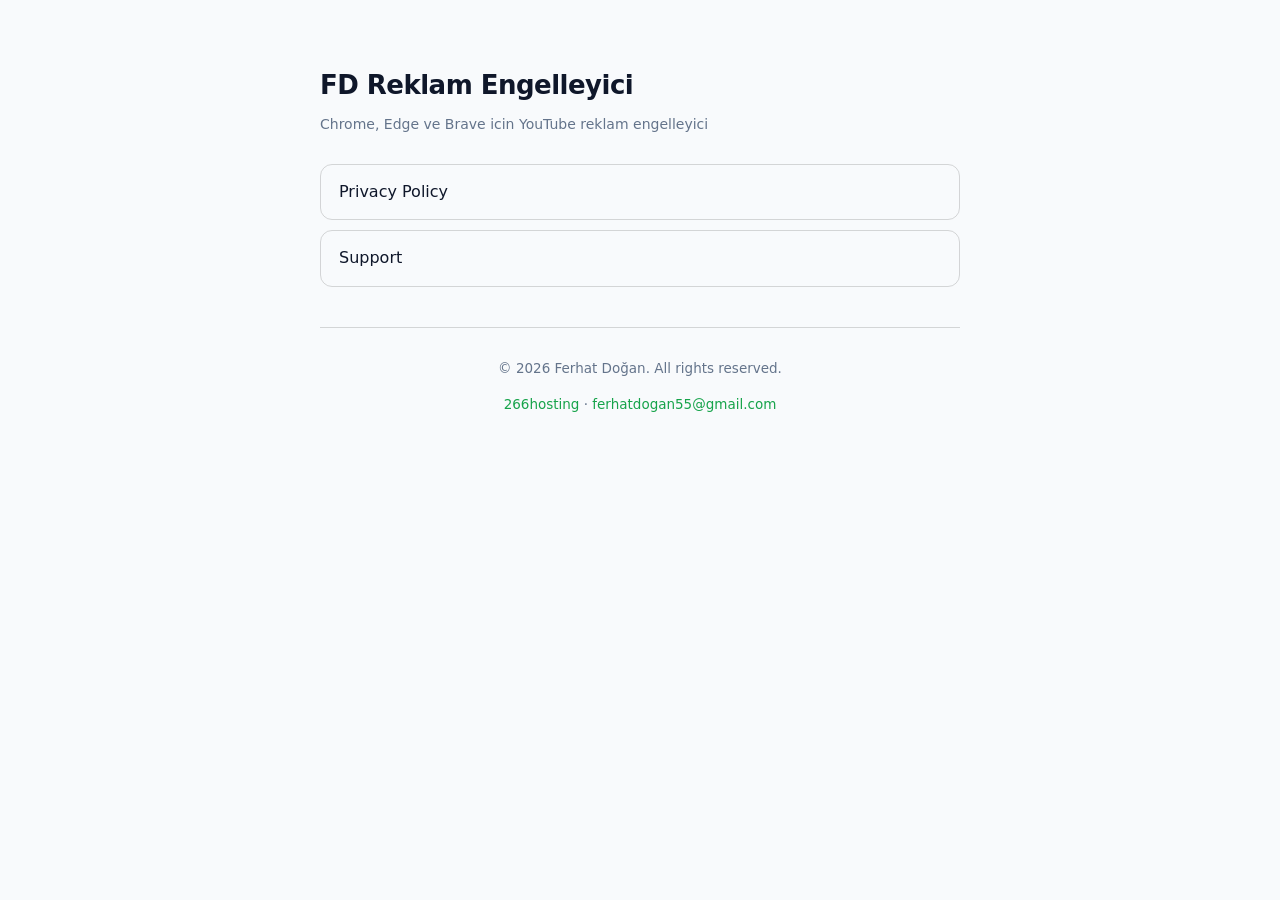
<file: docs/index.html>
<!DOCTYPE html>
<html lang="en">
<head>
<meta charset="utf-8">
<meta name="viewport" content="width=device-width, initial-scale=1">
<title>FD Reklam Engelleyici</title>
<meta name="description" content="Privacy policy and support for FD Reklam Engelleyici.">
<style>
  body {
    margin:0; padding:64px 20px;
    font:16px/1.65 system-ui,-apple-system,"Segoe UI",Roboto,sans-serif;
    background:#f8fafc; color:#0f172a;
  }
  @media (prefers-color-scheme: dark) {
    body { background:#0b1220; color:#e2e8f0; }
  }
  .wrap { max-width:640px; margin:0 auto; }
  h1 { margin:0 0 6px; font-size:26px; letter-spacing:-.02em; }
  .meta { margin:0 0 28px; color:#64748b; font-size:14px; }
  ul { list-style:none; padding:0; margin:0; }
  li { margin-bottom:10px; }
  a {
    display:block; padding:14px 18px; text-decoration:none;
    border:1px solid rgba(127,127,127,.3); border-radius:12px;
    color:inherit;
  }
  a:hover { border-color:#16a34a; }
  a b { display:block; margin-bottom:2px; }
  a span { color:#64748b; font-size:14px; }
  footer {
    margin-top:40px; padding-top:16px;
    border-top:1px solid rgba(127,127,127,.3);
    color:#64748b; font-size:13.5px; text-align:center;
  }
  footer a { display:inline; padding:0; border:0; color:#16a34a; }
</style>
</head>
<body>
<div class="wrap">

<h1>FD Reklam Engelleyici</h1>
<p class="meta">Chrome, Edge ve Brave icin YouTube reklam engelleyici</p>

<ul>
      <li><a href="privacy.html">Privacy Policy</a></li>
      <li><a href="support.html">Support</a></li>
</ul>

<footer>
  <p>&copy; 2026 Ferhat Do&#287;an. All rights reserved.</p>
  <p>
    <a href="https://266hosting.com">266hosting</a> &middot;
    <a href="mailto:ferhatdogan55@gmail.com">ferhatdogan55@gmail.com</a>
  </p>
</footer>

</div>
</body>
</html>
</file>
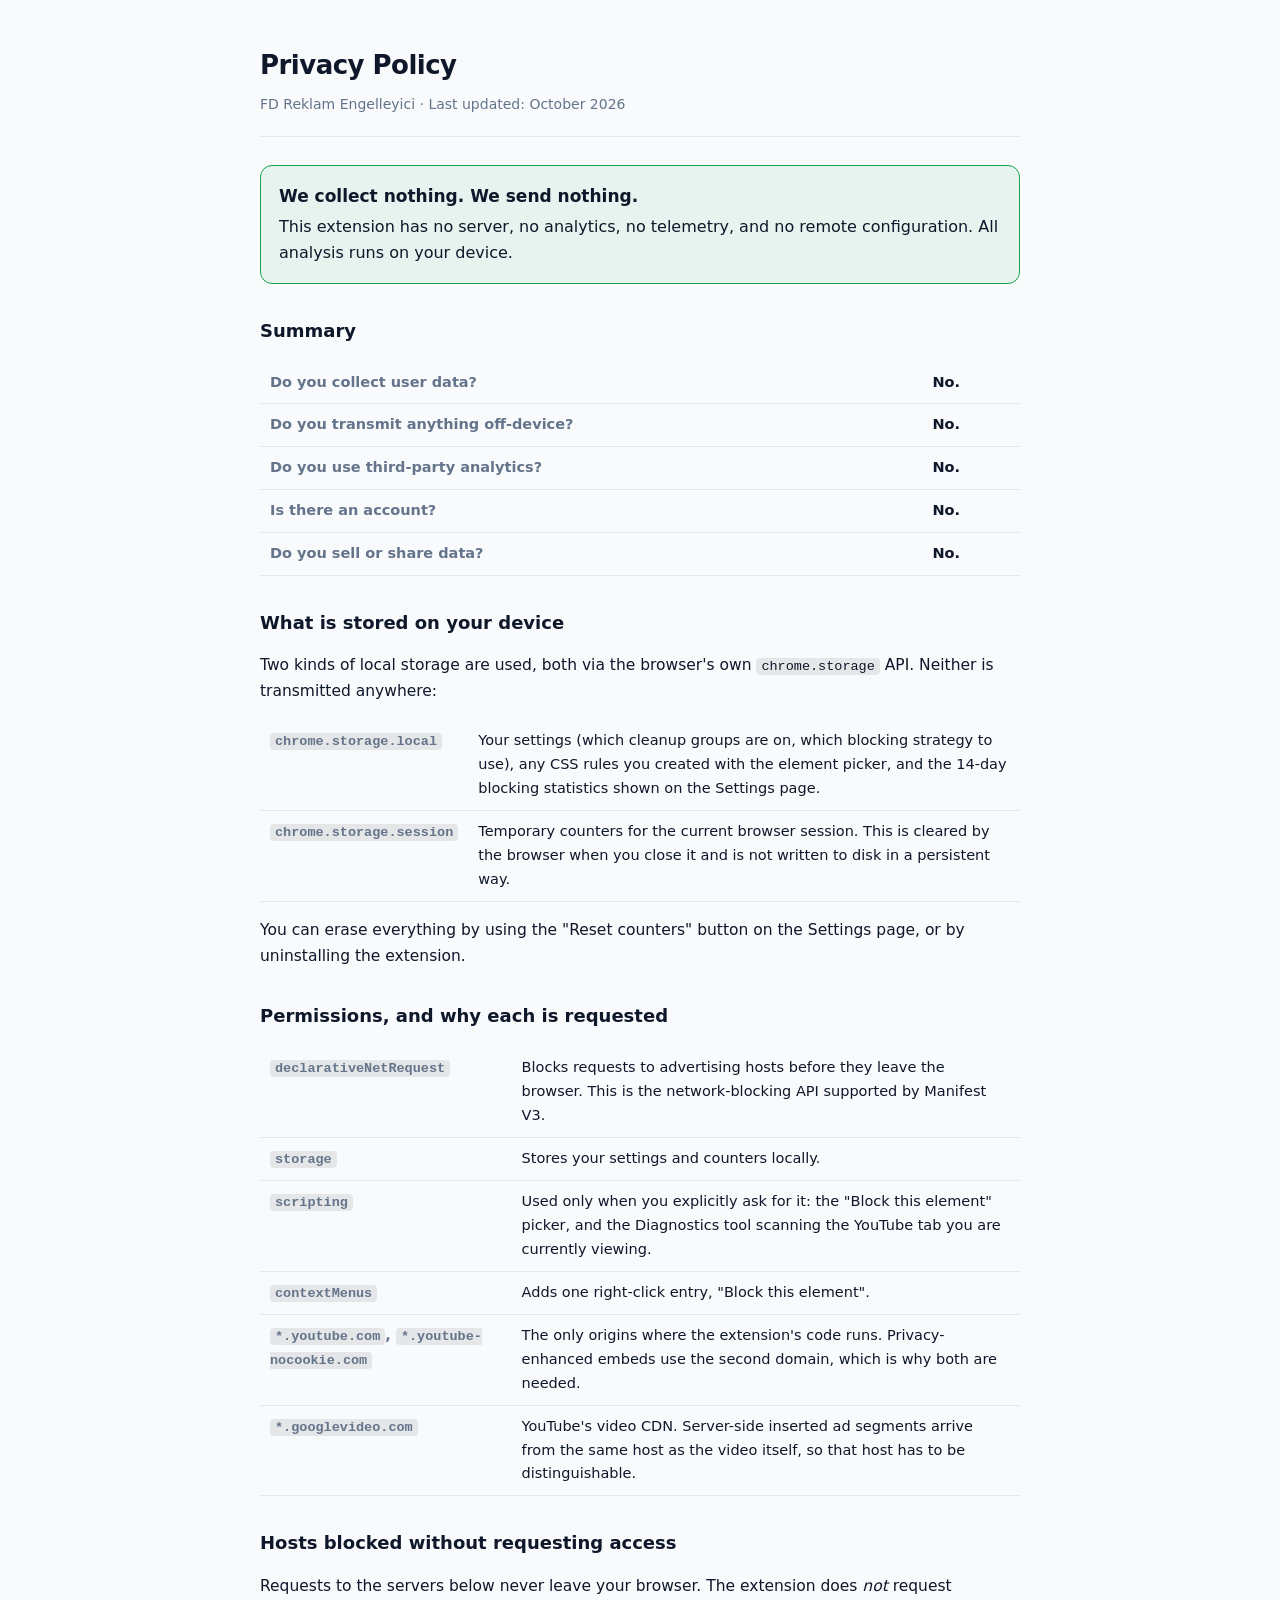
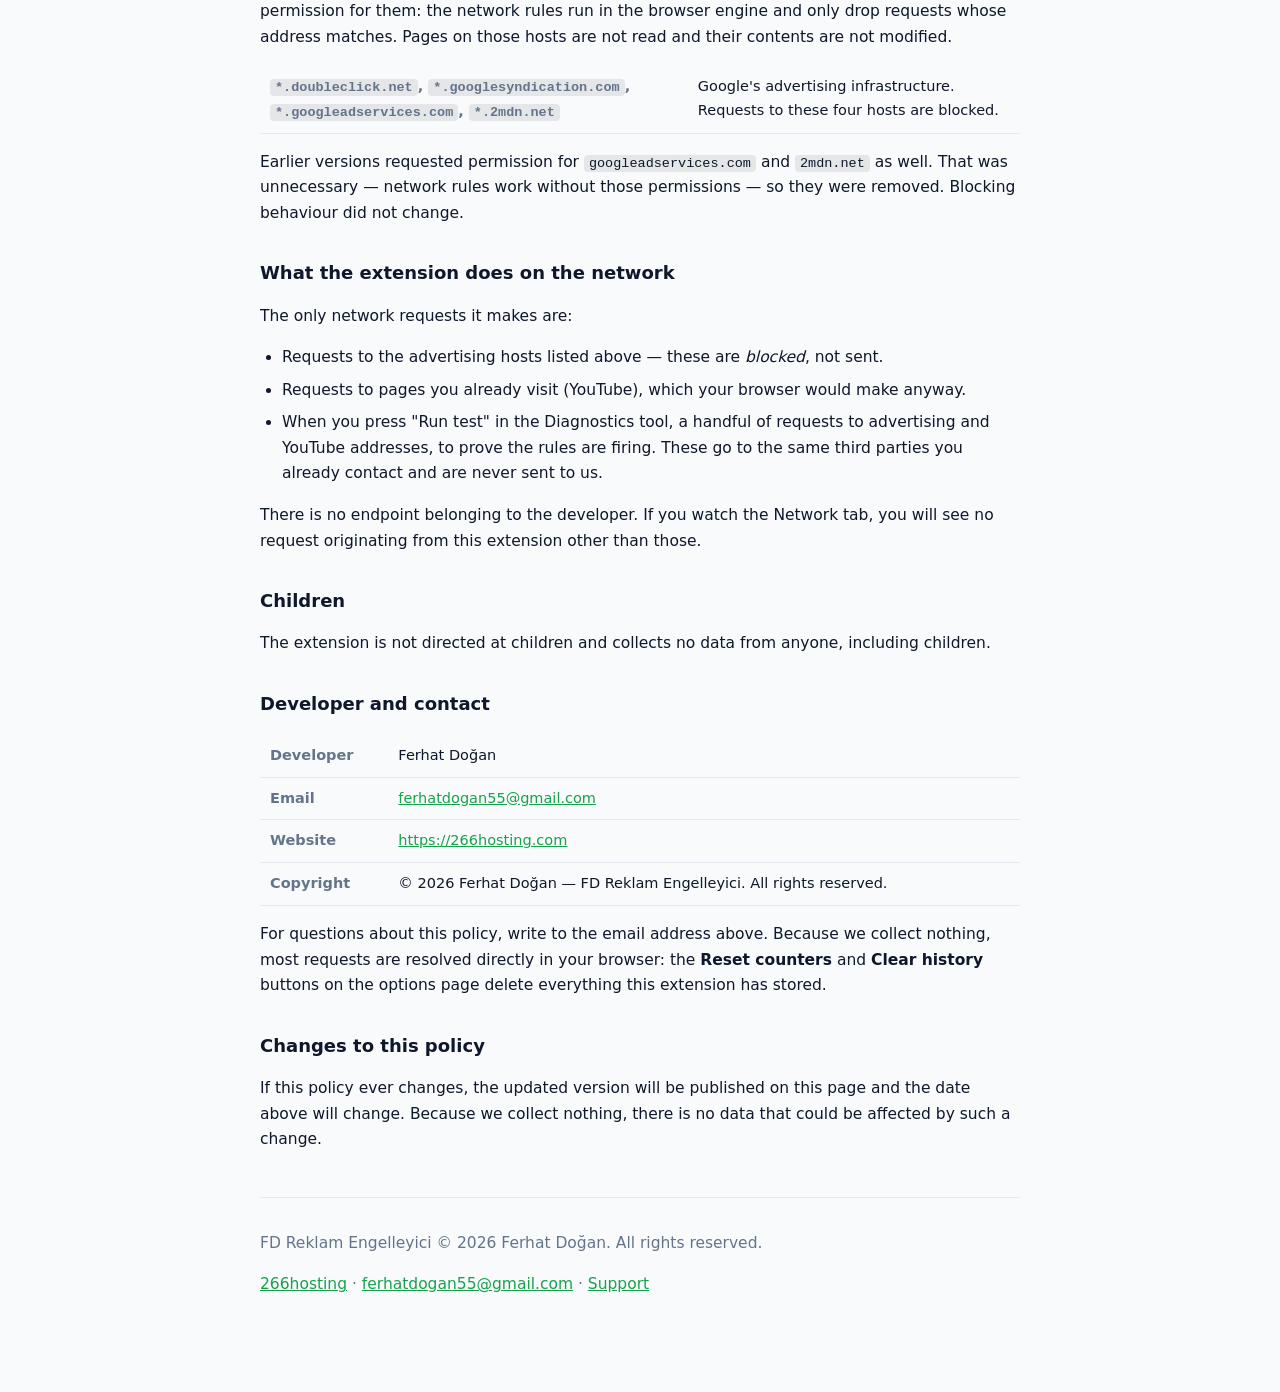
<file: docs/privacy.html>
<!DOCTYPE html>
<html lang="en">
<head>
<meta charset="utf-8">
<meta name="viewport" content="width=device-width, initial-scale=1">
<title>Privacy Policy — FD Reklam Engelleyici</title>
<meta name="description" content="FD Reklam Engelleyici collects no data and sends nothing. Full privacy policy.">
<style>
  :root {
    --bg:#f8fafc; --card:#fff; --fg:#0f172a; --muted:#64748b;
    --line:#e2e8f0; --accent:#16a34a;
  }
  @media (prefers-color-scheme: dark) {
    :root { --bg:#0b1220; --card:#0f172a; --fg:#e2e8f0; --muted:#94a3b8; --line:#1e293b; --accent:#22c55e; }
  }
  * { box-sizing:border-box; }
  body {
    margin:0; padding:44px 20px 80px;
    font:16px/1.65 system-ui,-apple-system,"Segoe UI",Roboto,sans-serif;
    background:var(--bg); color:var(--fg);
  }
  .wrap { max-width:760px; margin:0 auto; }
  header { border-bottom:1px solid var(--line); padding-bottom:20px; margin-bottom:28px; }
  h1 { margin:0 0 6px; font-size:26px; letter-spacing:-.02em; }
  .meta { margin:0; color:var(--muted); font-size:14px; }
  h2 { margin:32px 0 8px; font-size:18px; }
  p, li { font-size:15.5px; }
  ul { padding-left:22px; }
  li { margin-bottom:7px; }
  .big {
    border:1px solid var(--accent); border-radius:12px;
    background:rgba(22,163,74,.08); padding:16px 18px; margin:22px 0;
  }
  .big strong { display:block; font-size:17px; margin-bottom:4px; }
  table { width:100%; border-collapse:collapse; margin:16px 0; font-size:14.5px; }
  th, td { text-align:left; padding:9px 10px; border-bottom:1px solid var(--line); vertical-align:top; }
  th { font-weight:600; color:var(--muted); }
  code { background:rgba(127,127,127,.16); padding:1px 5px; border-radius:4px; font-size:13.5px; }
  .card { background:var(--card); border:1px solid var(--line); border-radius:12px; padding:18px 20px; margin:18px 0; }
  footer { margin-top:44px; padding-top:18px; border-top:1px solid var(--line); color:var(--muted); font-size:14px; }
  a { color:var(--accent); }
</style>
</head>
<body>
<div class="wrap">

<header>
  <h1>Privacy Policy</h1>
  <p class="meta">FD Reklam Engelleyici · Last updated: October 2026</p>
</header>

<div class="big">
  <strong>We collect nothing. We send nothing.</strong>
  This extension has no server, no analytics, no telemetry, and no remote
  configuration. All analysis runs on your device.
</div>

<h2>Summary</h2>
<table>
  <tr><th>Do you collect user data?</th><td><strong>No.</strong></td></tr>
  <tr><th>Do you transmit anything off-device?</th><td><strong>No.</strong></td></tr>
  <tr><th>Do you use third-party analytics?</th><td><strong>No.</strong></td></tr>
  <tr><th>Is there an account?</th><td><strong>No.</strong></td></tr>
  <tr><th>Do you sell or share data?</th><td><strong>No.</strong></td></tr>
</table>

<h2>What is stored on your device</h2>
<p>Two kinds of local storage are used, both via the browser's own
<code>chrome.storage</code> API. Neither is transmitted anywhere:</p>
<table>
  <tr><th><code>chrome.storage.local</code></th>
      <td>Your settings (which cleanup groups are on, which blocking strategy
          to use), any CSS rules you created with the element picker, and the
          14-day blocking statistics shown on the Settings page.</td></tr>
  <tr><th><code>chrome.storage.session</code></th>
      <td>Temporary counters for the current browser session. This is cleared
          by the browser when you close it and is not written to disk in a
          persistent way.</td></tr>
</table>
<p>You can erase everything by using the "Reset counters" button on the
Settings page, or by uninstalling the extension.</p>

<h2>Permissions, and why each is requested</h2>
<table>
  <tr><th><code>declarativeNetRequest</code></th>
      <td>Blocks requests to advertising hosts before they leave the browser.
          This is the network-blocking API supported by Manifest V3.</td></tr>
  <tr><th><code>storage</code></th>
      <td>Stores your settings and counters locally.</td></tr>
  <tr><th><code>scripting</code></th>
      <td>Used only when you explicitly ask for it: the "Block this element"
          picker, and the Diagnostics tool scanning the YouTube tab you are
          currently viewing.</td></tr>
  <tr><th><code>contextMenus</code></th>
      <td>Adds one right-click entry, "Block this element".</td></tr>
  <tr><th><code>*.youtube.com</code>, <code>*.youtube-nocookie.com</code></th>
      <td>The only origins where the extension's code runs. Privacy-enhanced
          embeds use the second domain, which is why both are needed.</td></tr>
  <tr><th><code>*.googlevideo.com</code></th>
      <td>YouTube's video CDN. Server-side inserted ad segments arrive from
          the same host as the video itself, so that host has to be
          distinguishable.</td></tr>
</table>

<h2>Hosts blocked without requesting access</h2>
<p>Requests to the servers below never leave your browser. The extension does
<em>not</em> request permission for them: the network rules run in the browser
engine and only drop requests whose address matches. Pages on those hosts are
not read and their contents are not modified.</p>
<table>
  <tr><th><code>*.doubleclick.net</code>, <code>*.googlesyndication.com</code>,
          <code>*.googleadservices.com</code>, <code>*.2mdn.net</code></th>
      <td>Google's advertising infrastructure. Requests to these four hosts
          are blocked.</td></tr>
</table>
<p>Earlier versions requested permission for <code>googleadservices.com</code>
and <code>2mdn.net</code> as well. That was unnecessary — network rules work
without those permissions — so they were removed. Blocking behaviour did not
change.</p>

<h2>What the extension does on the network</h2>
<p>The only network requests it makes are:</p>
<ul>
  <li>Requests to the advertising hosts listed above — these are
      <em>blocked</em>, not sent.</li>
  <li>Requests to pages you already visit (YouTube), which your browser would
      make anyway.</li>
  <li>When you press "Run test" in the Diagnostics tool, a handful of requests
      to advertising and YouTube addresses, to prove the rules are firing.
      These go to the same third parties you already contact and are never
      sent to us.</li>
</ul>
<p>There is no endpoint belonging to the developer. If you watch the Network
tab, you will see no request originating from this extension other than those.</p>

<h2>Children</h2>
<p>The extension is not directed at children and collects no data from anyone,
including children.</p>

<h2>Developer and contact</h2>
<table>
  <tr><th>Developer</th><td>Ferhat Doğan</td></tr>
  <tr><th>Email</th>
      <td><a href="mailto:ferhatdogan55@gmail.com">ferhatdogan55@gmail.com</a></td></tr>
  <tr><th>Website</th>
      <td><a href="https://266hosting.com">https://266hosting.com</a></td></tr>
  <tr><th>Copyright</th>
      <td>&copy; 2026 Ferhat Doğan — FD Reklam Engelleyici. All rights reserved.</td></tr>
</table>
<p>For questions about this policy, write to the email address above. Because we
collect nothing, most requests are resolved directly in your browser: the
<strong>Reset counters</strong> and <strong>Clear history</strong> buttons on the
options page delete everything this extension has stored.</p>

<h2>Changes to this policy</h2>
<p>If this policy ever changes, the updated version will be published on this
page and the date above will change. Because we collect nothing, there is no
data that could be affected by such a change.</p>

<footer>
  <p>FD Reklam Engelleyici &copy; 2026 Ferhat Doğan. All rights reserved.</p>
  <p>
    <a href="https://266hosting.com">266hosting</a> &middot;
    <a href="mailto:ferhatdogan55@gmail.com">ferhatdogan55@gmail.com</a> &middot;
    <a href="support.html">Support</a>
  </p>
</footer>

</div>
</body>
</html>
</file>
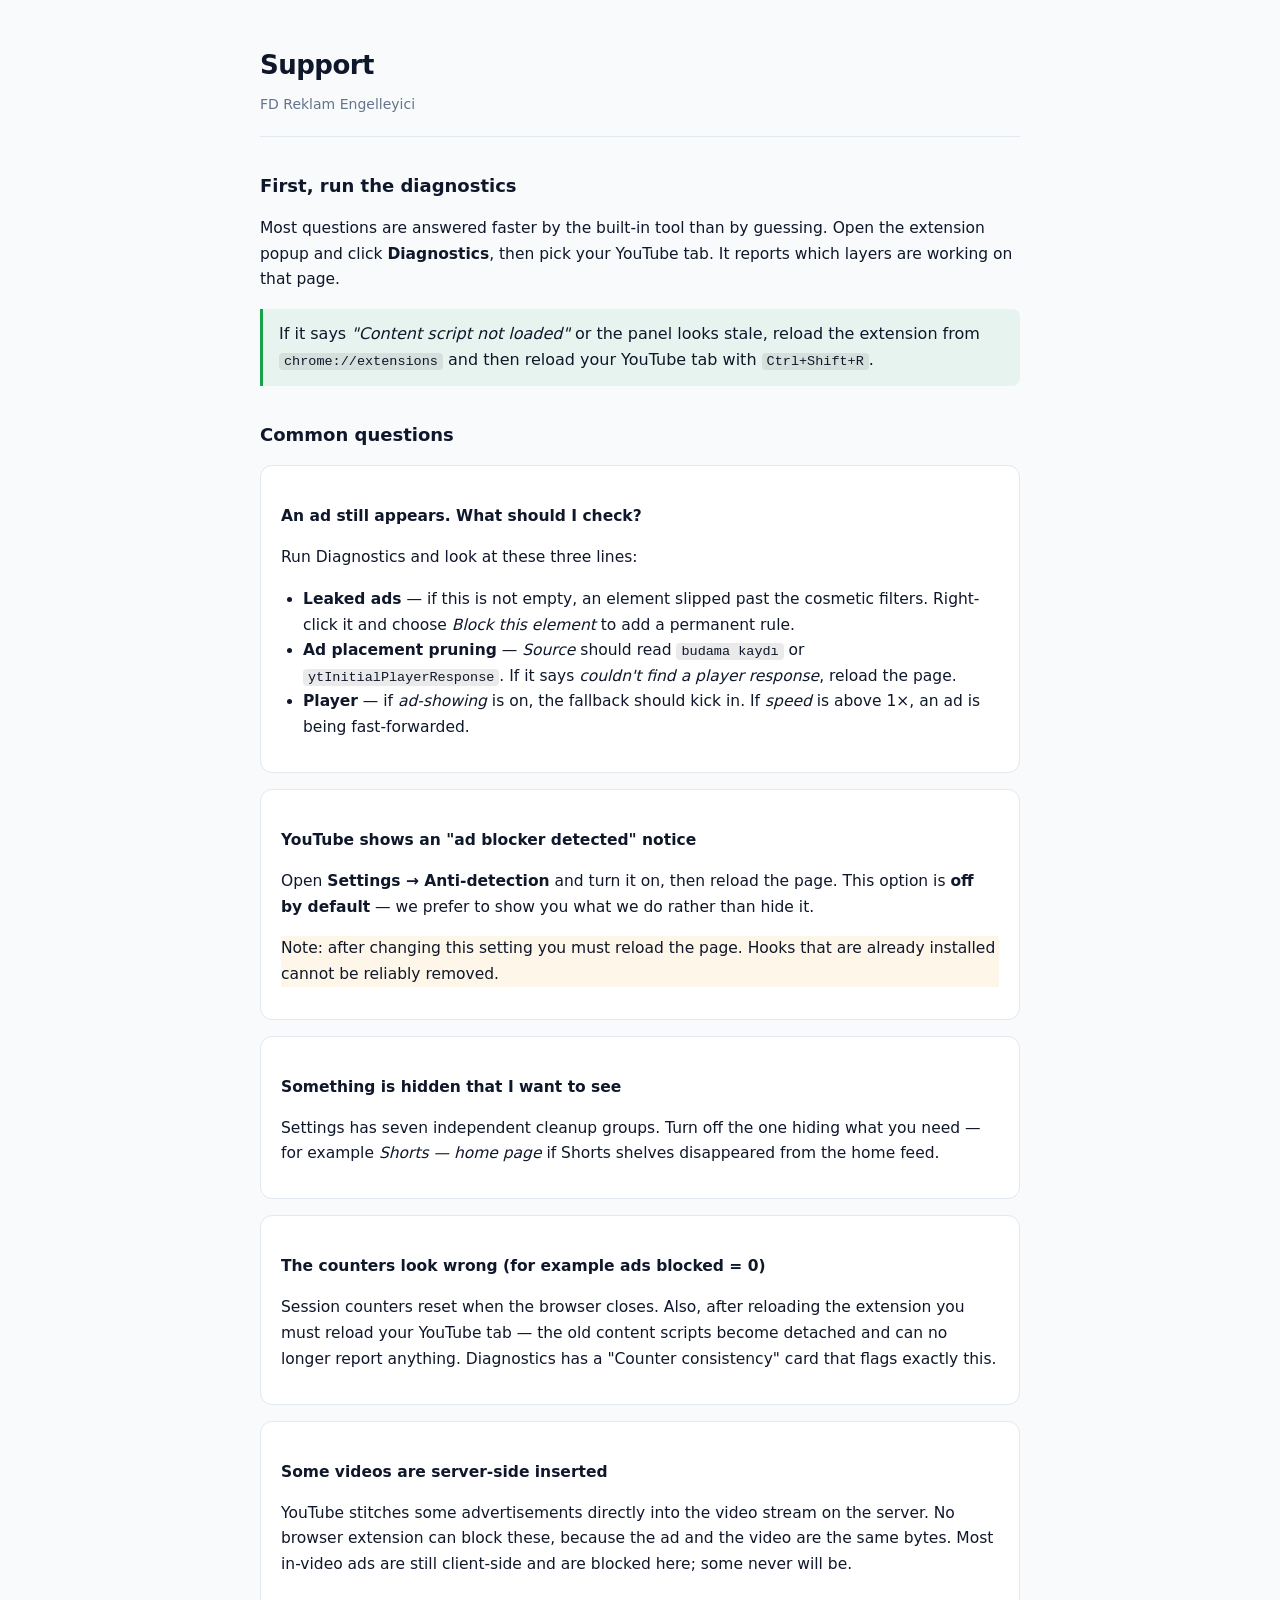
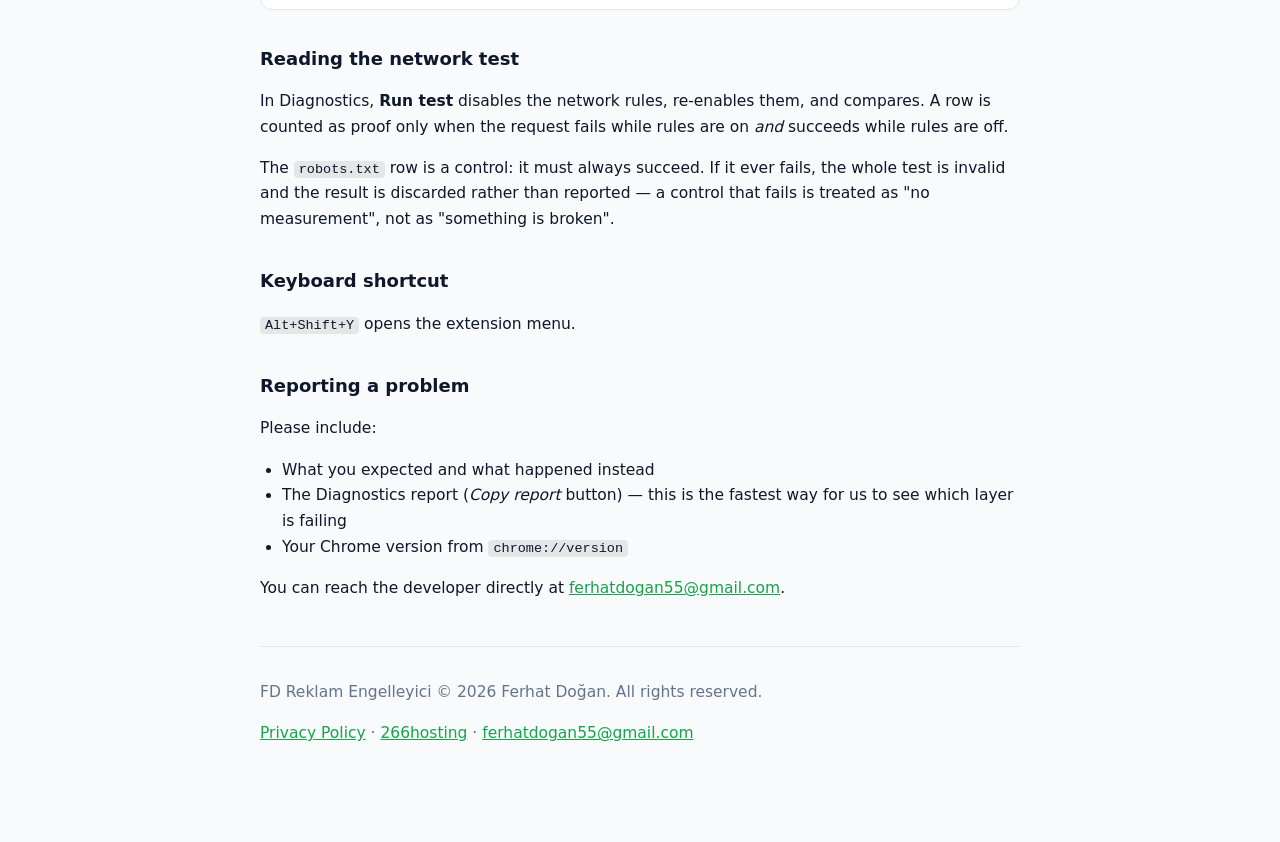
<file: docs/support.html>
<!DOCTYPE html>
<html lang="en">
<head>
<meta charset="utf-8">
<meta name="viewport" content="width=device-width, initial-scale=1">
<title>Support — FD Reklam Engelleyici</title>
<style>
  :root { --bg:#f8fafc; --card:#fff; --fg:#0f172a; --muted:#64748b; --line:#e2e8f0; --accent:#16a34a; }
  @media (prefers-color-scheme: dark) {
    :root { --bg:#0b1220; --card:#0f172a; --fg:#e2e8f0; --muted:#94a3b8; --line:#1e293b; --accent:#22c55e; }
  }
  * { box-sizing:border-box; }
  body { margin:0; padding:44px 20px 80px; font:16px/1.65 system-ui,-apple-system,"Segoe UI",Roboto,sans-serif;
         background:var(--bg); color:var(--fg); }
  .wrap { max-width:760px; margin:0 auto; }
  header { border-bottom:1px solid var(--line); padding-bottom:20px; margin-bottom:28px; }
  h1 { margin:0 0 6px; font-size:26px; letter-spacing:-.02em; }
  .meta { margin:0; color:var(--muted); font-size:14px; }
  h2 { margin:34px 0 8px; font-size:18px; }
  h3 { margin:22px 0 6px; font-size:15.5px; }
  p, li { font-size:15.5px; }
  ul { padding-left:22px; }
  code { background:rgba(127,127,127,.16); padding:1px 5px; border-radius:4px;
         font-family:ui-monospace,Menlo,monospace; font-size:13.5px; }
  .card { background:var(--card); border:1px solid var(--line); border-radius:12px; padding:16px 20px; margin:16px 0; }
  .note { border-left:3px solid var(--accent); background:rgba(22,163,74,.08);
          border-radius:0 8px 8px 0; padding:12px 16px; margin:16px 0; }
  .warn { border-left-color:#f59e0b; background:rgba(245,158,11,.09); }
  footer { margin-top:44px; padding-top:18px; border-top:1px solid var(--line); color:var(--muted); font-size:14px; }
  a { color:var(--accent); }
</style>
</head>
<body>
<div class="wrap">

<header>
  <h1>Support</h1>
  <p class="meta">FD Reklam Engelleyici</p>
</header>

<h2>First, run the diagnostics</h2>
<p>Most questions are answered faster by the built-in tool than by guessing.
Open the extension popup and click <strong>Diagnostics</strong>, then pick your
YouTube tab. It reports which layers are working on that page.</p>
<div class="note">
  If it says <em>"Content script not loaded"</em> or the panel looks stale,
  reload the extension from <code>chrome://extensions</code> and then reload
  your YouTube tab with <code>Ctrl+Shift+R</code>.
</div>

<h2>Common questions</h2>

<div class="card">
  <h3>An ad still appears. What should I check?</h3>
  <p>Run Diagnostics and look at these three lines:</p>
  <ul>
    <li><strong>Leaked ads</strong> — if this is not empty, an element slipped
        past the cosmetic filters. Right-click it and choose
        <em>Block this element</em> to add a permanent rule.</li>
    <li><strong>Ad placement pruning</strong> — <em>Source</em> should read
        <code>budama kaydı</code> or <code>ytInitialPlayerResponse</code>. If it
        says <em>couldn't find a player response</em>, reload the page.</li>
    <li><strong>Player</strong> — if <em>ad-showing</em> is on, the fallback
        should kick in. If <em>speed</em> is above 1×, an ad is being
        fast-forwarded.</li>
  </ul>
</div>

<div class="card">
  <h3>YouTube shows an "ad blocker detected" notice</h3>
  <p>Open <strong>Settings → Anti-detection</strong> and turn it on, then
      reload the page. This option is <strong>off by default</strong> — we
      prefer to show you what we do rather than hide it.</p>
  <p class="warn">Note: after changing this setting you must reload the page.
      Hooks that are already installed cannot be reliably removed.</p>
</div>

<div class="card">
  <h3>Something is hidden that I want to see</h3>
  <p>Settings has seven independent cleanup groups. Turn off the one hiding
      what you need — for example <em>Shorts — home page</em> if Shorts shelves
      disappeared from the home feed.</p>
</div>

<div class="card">
  <h3>The counters look wrong (for example ads blocked = 0)</h3>
  <p>Session counters reset when the browser closes. Also, after reloading the
      extension you must reload your YouTube tab — the old content scripts
      become detached and can no longer report anything. Diagnostics has a
      "Counter consistency" card that flags exactly this.</p>
</div>

<div class="card">
  <h3>Some videos are server-side inserted</h3>
  <p>YouTube stitches some advertisements directly into the video stream on
      the server. No browser extension can block these, because the ad and the
      video are the same bytes. Most in-video ads are still client-side and are
      blocked here; some never will be.</p>
</div>

<h2>Reading the network test</h2>
<p>In Diagnostics, <strong>Run test</strong> disables the network rules,
  re-enables them, and compares. A row is counted as proof only when the
  request fails while rules are on <em>and</em> succeeds while rules are off.</p>
<p>The <code>robots.txt</code> row is a control: it must always succeed. If it
  ever fails, the whole test is invalid and the result is discarded rather
  than reported — a control that fails is treated as "no measurement", not as
  "something is broken".</p>

<h2>Keyboard shortcut</h2>
<p><code>Alt+Shift+Y</code> opens the extension menu.</p>

<h2>Reporting a problem</h2>
<p>Please include:</p>
<ul>
  <li>What you expected and what happened instead</li>
  <li>The Diagnostics report (<em>Copy report</em> button) — this is the
      fastest way for us to see which layer is failing</li>
  <li>Your Chrome version from <code>chrome://version</code></li>
</ul>
<p>You can reach the developer directly at
  <a href="mailto:ferhatdogan55@gmail.com">ferhatdogan55@gmail.com</a>.</p>

<footer>
  <p>FD Reklam Engelleyici &copy; 2026 Ferhat Doğan. All rights reserved.</p>
  <p>
    <a href="privacy.html">Privacy Policy</a> &middot;
    <a href="https://266hosting.com">266hosting</a> &middot;
    <a href="mailto:ferhatdogan55@gmail.com">ferhatdogan55@gmail.com</a>
  </p>
</footer>

</div>
</body>
</html>
</file>
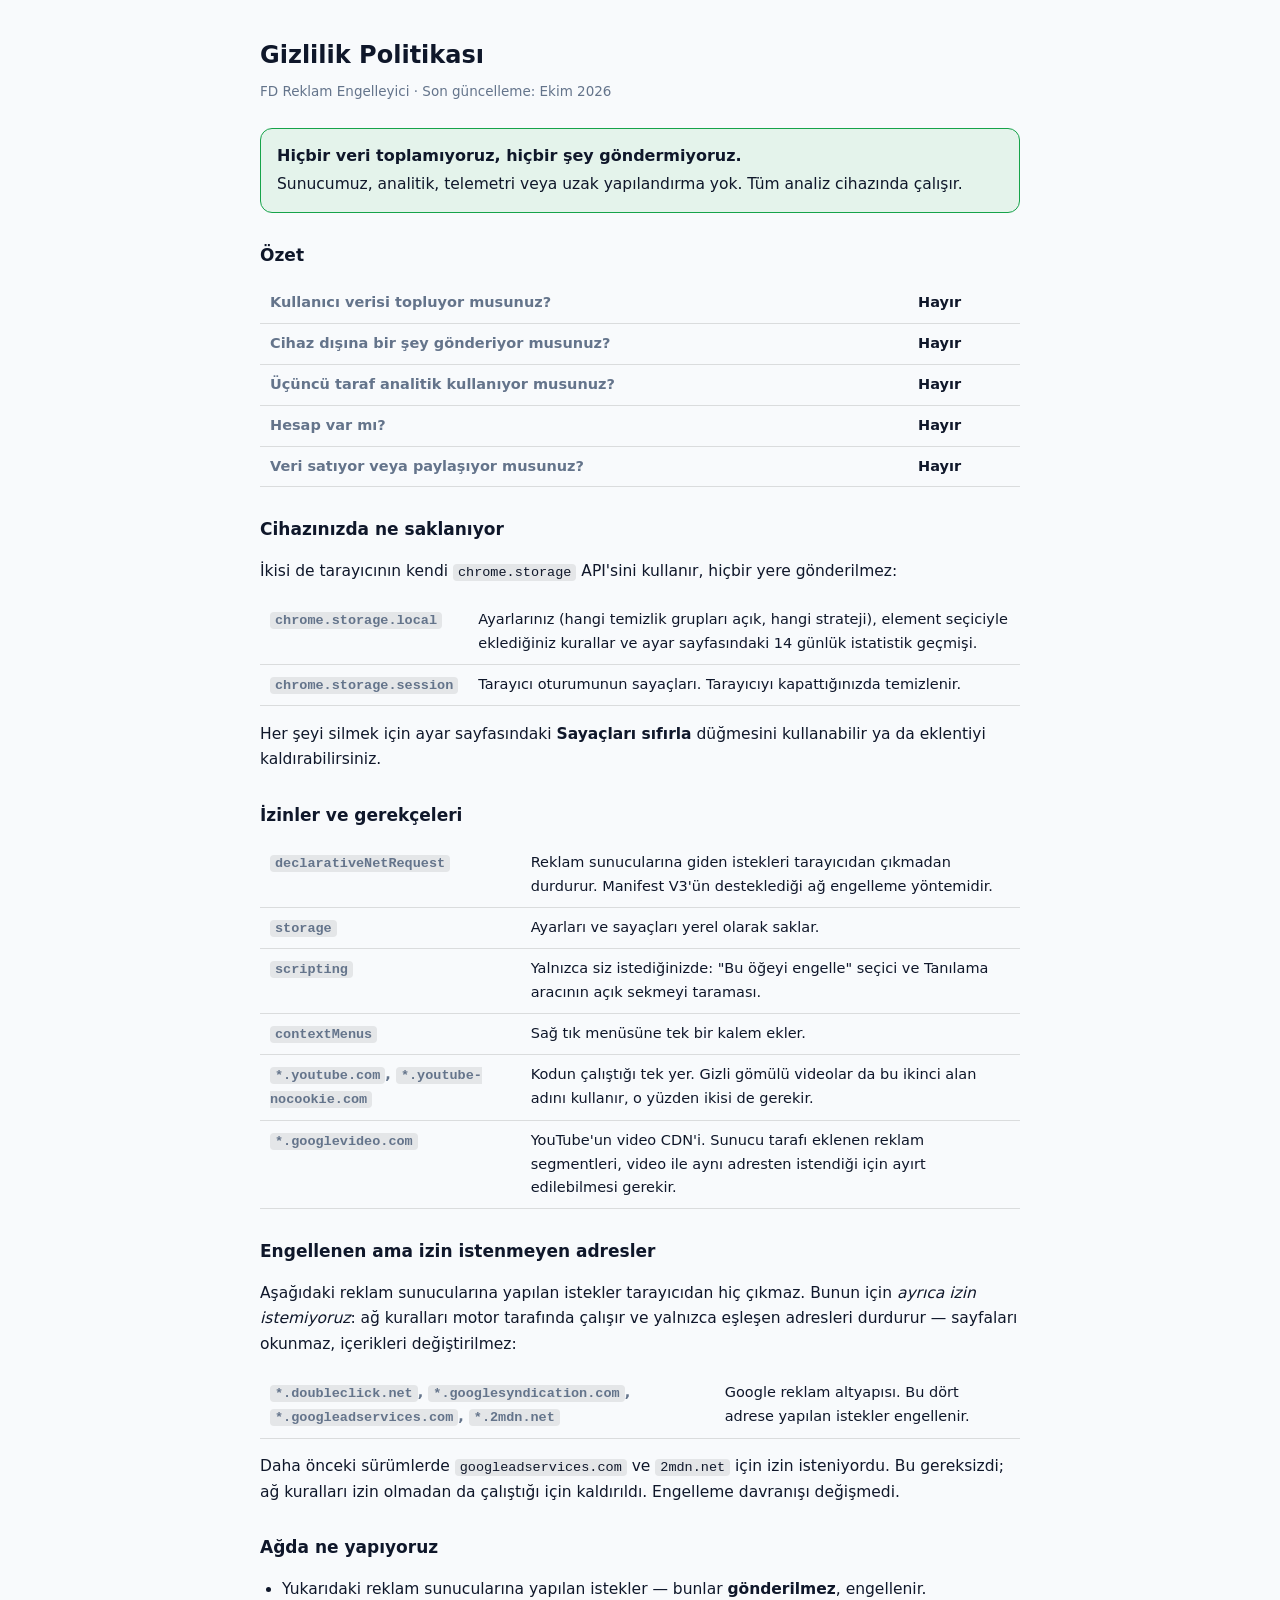
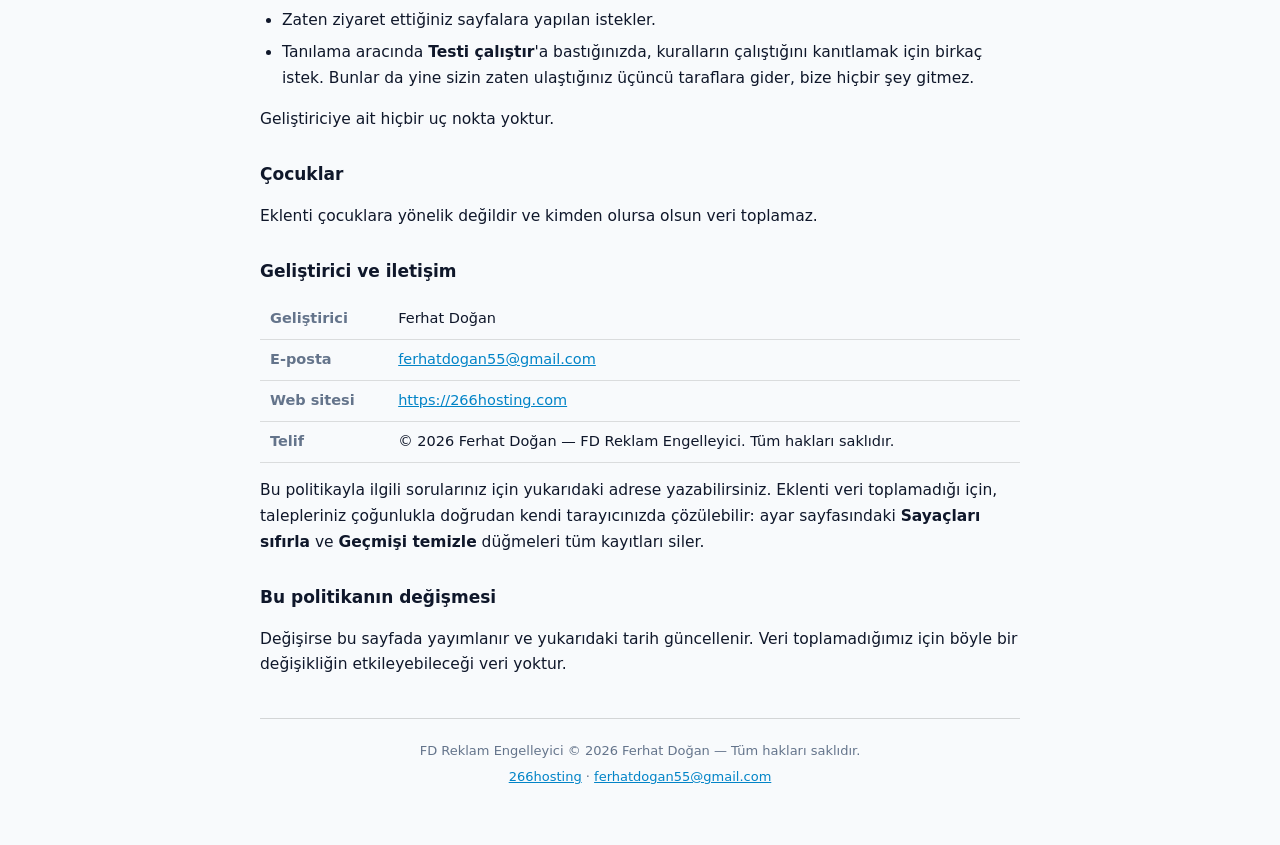
<file: src/privacy.html>
<!DOCTYPE html>
<html lang="tr">
<head>
<meta charset="utf-8">
<title>Gizlilik Politikası — FD Reklam Engelleyici</title>
<style>
  body { margin:0; padding:36px 22px 60px; font:15.5px/1.65 system-ui,-apple-system,"Segoe UI",Roboto,sans-serif;
         background:#f8fafc; color:#0f172a; }
  @media (prefers-color-scheme: dark) { body { background:#0b1220; color:#e2e8f0; } }
  .wrap { max-width:760px; margin:0 auto; }
  h1 { font-size:24px; margin:0 0 4px; }
  .meta { color:#64748b; font-size:13.5px; margin:0 0 26px; }
  h2 { font-size:17px; margin:28px 0 8px; }
  .big { border:1px solid #16a34a; border-radius:12px; background:rgba(22,163,74,.09); padding:14px 16px; margin:20px 0; }
  .big b { display:block; font-size:16px; margin-bottom:3px; }
  ul { padding-left:22px; } li { margin-bottom:6px; }
  table { width:100%; border-collapse:collapse; margin:14px 0; font-size:14.5px; }
  th, td { text-align:left; padding:8px 10px; border-bottom:1px solid rgba(127,127,127,.25); vertical-align:top; }
  th { color:#64748b; font-weight:600; }
  code { background:rgba(127,127,127,.16); padding:1px 5px; border-radius:4px; font-size:13.5px; }
  a { color:#0284c7; }
  footer { margin-top:40px; padding-top:16px; border-top:1px solid rgba(127,127,127,.3);
          color:#64748b; font-size:13px; text-align:center; }
  footer p { margin:5px 0 0; }
</style>
</head>
<body>
<div class="wrap">

<h1>Gizlilik Politikası</h1>
<p class="meta">FD Reklam Engelleyici · Son güncelleme: Ekim 2026</p>

<div class="big">
  <b>Hiçbir veri toplamıyoruz, hiçbir şey göndermiyoruz.</b>
  Sunucumuz, analitik, telemetri veya uzak yapılandırma yok. Tüm analiz cihazında çalışır.
</div>

<h2>Özet</h2>
<table>
  <tr><th>Kullanıcı verisi topluyor musunuz?</th><td><b>Hayır</b></td></tr>
  <tr><th>Cihaz dışına bir şey gönderiyor musunuz?</th><td><b>Hayır</b></td></tr>
  <tr><th>Üçüncü taraf analitik kullanıyor musunuz?</th><td><b>Hayır</b></td></tr>
  <tr><th>Hesap var mı?</th><td><b>Hayır</b></td></tr>
  <tr><th>Veri satıyor veya paylaşıyor musunuz?</th><td><b>Hayır</b></td></tr>
</table>

<h2>Cihazınızda ne saklanıyor</h2>
<p>İkisi de tarayıcının kendi <code>chrome.storage</code> API'sini kullanır,
hiçbir yere gönderilmez:</p>
<table>
  <tr><th><code>chrome.storage.local</code></th>
      <td>Ayarlarınız (hangi temizlik grupları açık, hangi strateji),
          element seçiciyle eklediğiniz kurallar ve ayar sayfasındaki
          14 günlük istatistik geçmişi.</td></tr>
  <tr><th><code>chrome.storage.session</code></th>
      <td>Tarayıcı oturumunun sayaçları. Tarayıcıyı kapattığınızda
          temizlenir.</td></tr>
</table>
<p>Her şeyi silmek için ayar sayfasındaki <b>Sayaçları sıfırla</b> düğmesini
kullanabilir ya da eklentiyi kaldırabilirsiniz.</p>

<h2>İzinler ve gerekçeleri</h2>
<table>
  <tr><th><code>declarativeNetRequest</code></th>
      <td>Reklam sunucularına giden istekleri tarayıcıdan çıkmadan durdurur.
          Manifest V3'ün desteklediği ağ engelleme yöntemidir.</td></tr>
  <tr><th><code>storage</code></th>
      <td>Ayarları ve sayaçları yerel olarak saklar.</td></tr>
  <tr><th><code>scripting</code></th>
      <td>Yalnızca siz istediğinizde: "Bu öğeyi engelle" seçici ve Tanılama
          aracının açık sekmeyi taraması.</td></tr>
  <tr><th><code>contextMenus</code></th>
      <td>Sağ tık menüsüne tek bir kalem ekler.</td></tr>
  <tr><th><code>*.youtube.com</code>, <code>*.youtube-nocookie.com</code></th>
      <td>Kodun çalıştığı tek yer. Gizli gömülü videolar da bu ikinci
          alan adını kullanır, o yüzden ikisi de gerekir.</td></tr>
  <tr><th><code>*.googlevideo.com</code></th>
      <td>YouTube'un video CDN'i. Sunucu tarafı eklenen reklam
          segmentleri, video ile aynı adresten istendiği için
          ayırt edilebilmesi gerekir.</td></tr>
</table>

<h2>Engellenen ama izin istenmeyen adresler</h2>
<p>Aşağıdaki reklam sunucularına yapılan istekler tarayıcıdan hiç çıkmaz.
Bunun için <em>ayrıca izin istemiyoruz</em>: ağ kuralları motor tarafında
çalışır ve yalnızca eşleşen adresleri durdurur — sayfaları okunmaz,
içerikleri değiştirilmez:</p>
<table>
  <tr><th><code>*.doubleclick.net</code>,
          <code>*.googlesyndication.com</code>,
          <code>*.googleadservices.com</code>,
          <code>*.2mdn.net</code></th>
      <td>Google reklam altyapısı. Bu dört adrese yapılan istekler
          engellenir.</td></tr>
</table>
<p>Daha önceki sürümlerde <code>googleadservices.com</code> ve
<code>2mdn.net</code> için izin isteniyordu. Bu gereksizdi; ağ kuralları
izin olmadan da çalıştığı için kaldırıldı. Engelleme davranışı değişmedi.</p>

<h2>Ağda ne yapıyoruz</h2>
<ul>
  <li>Yukarıdaki reklam sunucularına yapılan istekler — bunlar
      <b>gönderilmez</b>, engellenir.</li>
  <li>Zaten ziyaret ettiğiniz sayfalara yapılan istekler.</li>
  <li>Tanılama aracında <b>Testi çalıştır</b>'a bastığınızda, kuralların
      çalıştığını kanıtlamak için birkaç istek. Bunlar da yine sizin zaten
      ulaştığınız üçüncü taraflara gider, bize hiçbir şey gitmez.</li>
</ul>
<p>Geliştiriciye ait hiçbir uç nokta yoktur.</p>

<h2>Çocuklar</h2>
<p>Eklenti çocuklara yönelik değildir ve kimden olursa olsun veri toplamaz.</p>

<h2>Geliştirici ve iletişim</h2>
<table>
  <tr><th>Geliştirici</th><td>Ferhat Doğan</td></tr>
  <tr><th>E-posta</th>
      <td><a href="mailto:ferhatdogan55@gmail.com">ferhatdogan55@gmail.com</a></td></tr>
  <tr><th>Web sitesi</th>
      <td><a href="https://266hosting.com">https://266hosting.com</a></td></tr>
  <tr><th>Telif</th>
      <td>&copy; 2026 Ferhat Doğan — FD Reklam Engelleyici. Tüm hakları saklıdır.</td></tr>
</table>
<p>Bu politikayla ilgili sorularınız için yukarıdaki adrese yazabilirsiniz. Eklenti
veri toplamadığı için, talepleriniz çoğunlukla doğrudan kendi tarayıcınızda
çözülebilir: ayar sayfasındaki <b>Sayaçları sıfırla</b> ve <b>Geçmişi temizle</b>
düğmeleri tüm kayıtları siler.</p>

<h2>Bu politikanın değişmesi</h2>
<p>Değişirse bu sayfada yayımlanır ve yukarıdaki tarih güncellenir. Veri
toplamadığımız için böyle bir değişikliğin etkileyebileceği veri yoktur.</p>

<footer>
  <p>FD Reklam Engelleyici &copy; 2026 Ferhat Doğan — Tüm hakları saklıdır.</p>
  <p>
    <a href="https://266hosting.com">266hosting</a> &middot;
    <a href="mailto:ferhatdogan55@gmail.com">ferhatdogan55@gmail.com</a>
  </p>
</footer>

</div>
</body>
</html>
</file>
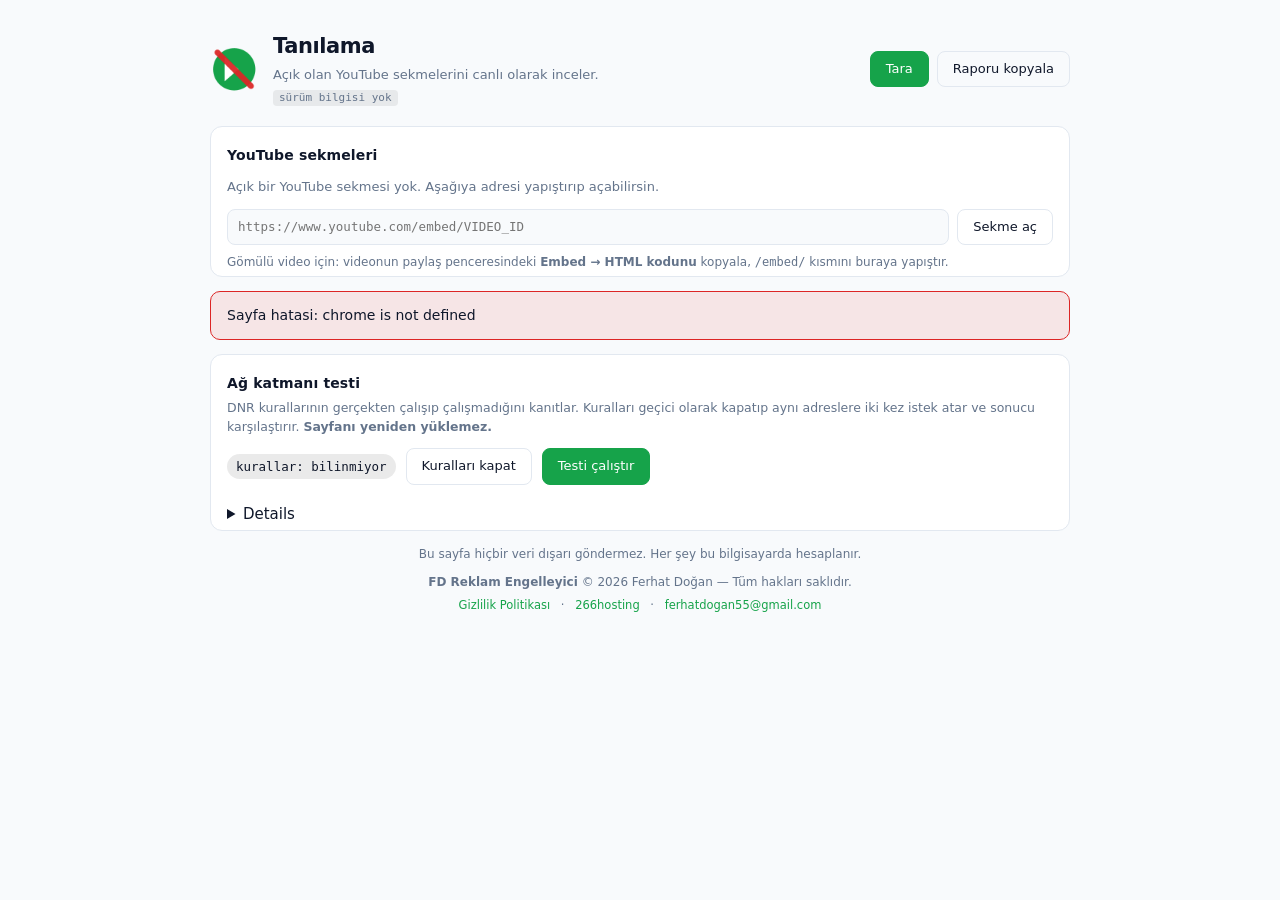
<file: src/diag/diag.html>
<!DOCTYPE html>
<html lang="tr">
<head>
  <meta charset="utf-8">
  <meta name="viewport" content="width=device-width, initial-scale=1">
  <title>FD Reklam Engelleyici — Tanılama</title>
  <link rel="stylesheet" href="diag.css">
</head>
<body>
  <div class="wrap">
    <header>
      <img src="../../icons/icon128.png" alt="" width="48" height="48">
      <div>
        <h1>Tanılama</h1>
        <p class="sub">Açık olan YouTube sekmelerini canlı olarak inceler.</p>
        <p class="stamp" id="stamp">yükleniyor…</p>
      </div>
      <div class="actions">
        <button id="run" class="btn primary">Tara</button>
        <button id="copy" class="btn">Raporu kopyala</button>
      </div>
    </header>

    <section class="card tabs">
      <h2>YouTube sekmeleri</h2>
      <div id="tablist"></div>
      <p id="tabempty" class="dim" style="margin:10px 0 0;display:none">
        Açık bir YouTube sekmesi yok. Aşağıya adresi yapıştırıp açabilirsin.
      </p>
      <div class="urlbar">
        <input id="urlInput" type="text" spellcheck="false"
               placeholder="https://www.youtube.com/embed/VIDEO_ID">
        <button id="urlOpen" class="btn" type="button">Sekme aç</button>
      </div>
      <p class="dim" style="margin:8px 0 0;font-size:12px">
        Gömülü video için: videonun paylaş penceresindeki
        <b>Embed → HTML kodunu</b> kopyala, <code>/embed/</code> kısmını buraya yapıştır.
      </p>
    </section>

    <div id="verdict" class="verdict">Yukarıdan bir sekme seçip <strong>Tara</strong>'ya basın.</div>

    <section class="card netcard">
      <h2>Ağ katmanı testi</h2>
      <p class="netlede">
        DNR kurallarının gerçekten çalışıp çalışmadığını kanıtlar. Kuralları geçici olarak
        kapatıp aynı adreslere iki kez istek atar ve sonucu karşılaştırır.
        <strong>Sayfanı yeniden yüklemez.</strong>
      </p>
      <div class="netrow">
        <span id="netState" class="netstate">kurallar: bilinmiyor</span>
        <button id="netToggle" class="btn" type="button">Kuralları kapat</button>
        <button id="netTest" class="btn primary" type="button">Testi çalıştır</button>
      </div>
      <div id="netResult"></div>
      <details id="rulesBox" class="rulesbox"></details>
    </section>

    <div id="out"></div>

    <footer class="foot">
      <p>Bu sayfa hiçbir veri dışarı göndermez. Her şey bu bilgisayarda hesaplanır.</p>
      <p class="owner">
        <strong>FD Reklam Engelleyici</strong> &copy; 2026 Ferhat Doğan — Tüm hakları saklıdır.
      </p>
      <p class="footlinks">
        <a href="../privacy.html" target="_blank" rel="noopener">Gizlilik Politikası</a>
        <span class="sep">&middot;</span>
        <a href="https://266hosting.com" target="_blank" rel="noopener noreferrer">266hosting</a>
        <span class="sep">&middot;</span>
        <a href="mailto:ferhatdogan55@gmail.com">ferhatdogan55@gmail.com</a>
      </p>
    </footer>
  </div>

  <script src="net-verdict.js"></script>
  <script src="diag.js"></script>
</body>
</html>
</file>
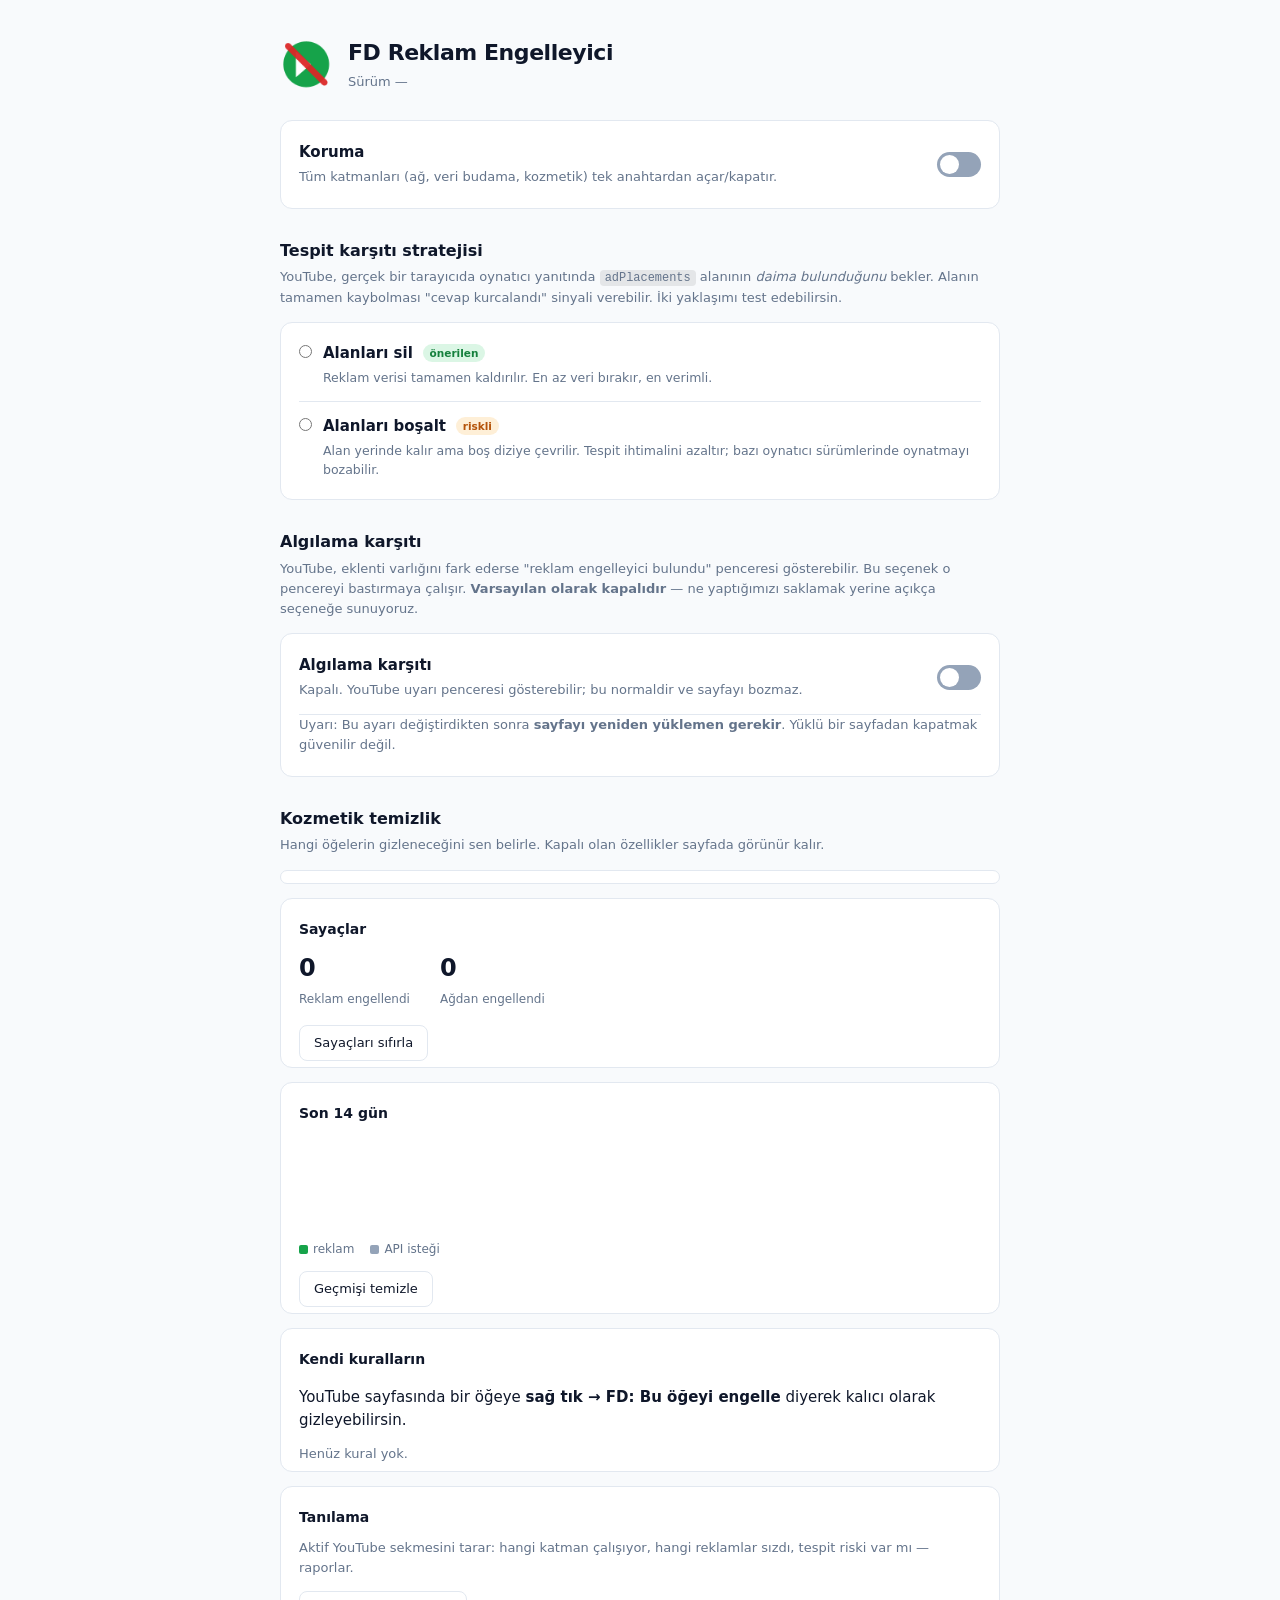
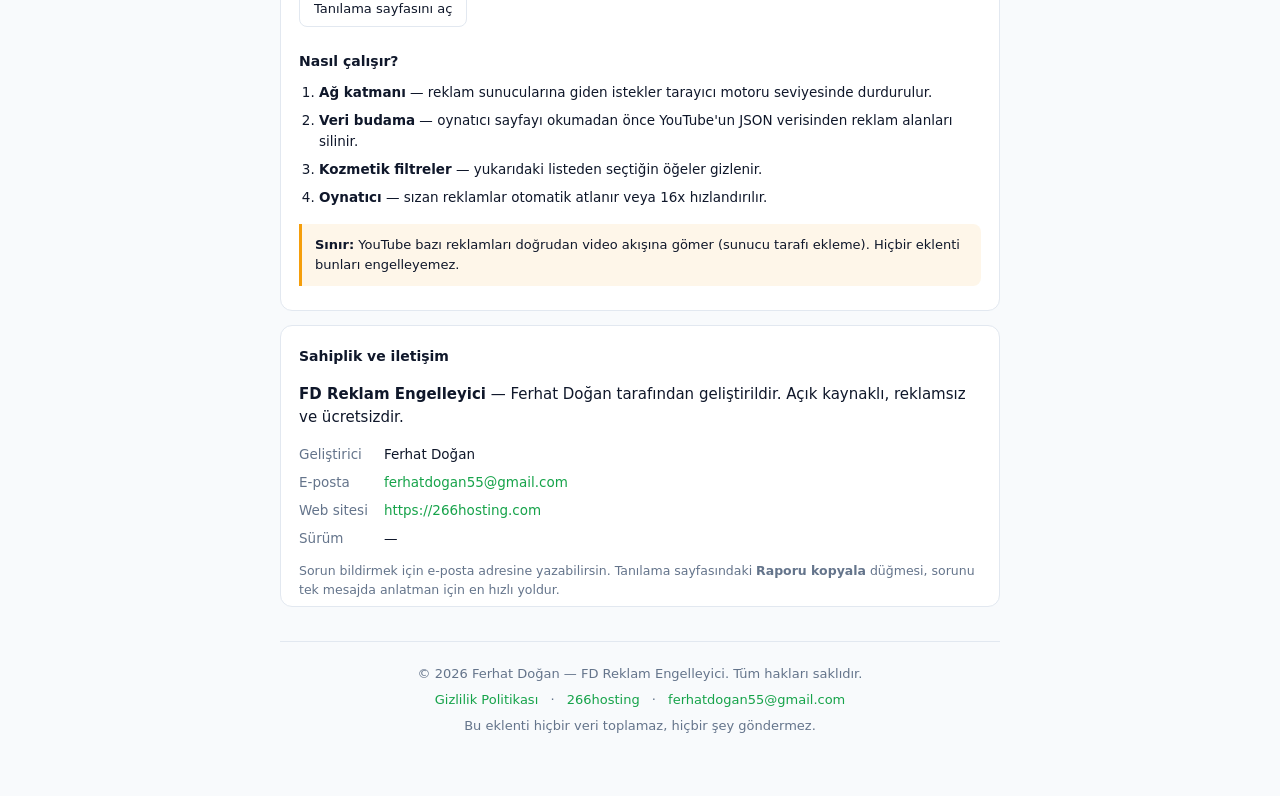
<file: src/options/options.html>
<!DOCTYPE html>
<html lang="tr">
<head>
  <meta charset="utf-8">
  <meta name="viewport" content="width=device-width, initial-scale=1">
  <title>FD Reklam Engelleyici — Ayarlar</title>
  <link rel="stylesheet" href="options.css">
</head>
<body>
  <div class="wrap">
    <header>
      <img src="../../icons/icon128.png" alt="" width="52" height="52">
      <div>
        <h1>FD Reklam Engelleyici</h1>
        <p class="ver" id="version">Sürüm —</p>
      </div>
    </header>

    <section class="card">
      <div class="row master">
        <div>
          <strong>Koruma</strong>
          <p class="desc">Tüm katmanları (ağ, veri budama, kozmetik) tek anahtardan açar/kapatır.</p>
        </div>
        <label class="switch">
          <input type="checkbox" id="master">
          <span class="slider"></span>
        </label>
      </div>
    </section>

    <h2>Tespit karşıtı stratejisi</h2>
    <p class="lede">YouTube, gerçek bir tarayıcıda oynatıcı yanıtında <code>adPlacements</code>
    alanının <em>daima bulunduğunu</em> bekler. Alanın tamamen kaybolması "cevap kurcalandı"
    sinyali verebilir. İki yaklaşımı test edebilirsin.</p>

    <div class="card">
      <label class="radio">
        <input type="radio" name="strategy" value="delete">
        <span>
          <strong>Alanları sil</strong> <em class="tag tag-ok">önerilen</em>
          <span class="sub">Reklam verisi tamamen kaldırılır. En az veri bırakır, en verimli.</span>
        </span>
      </label>
      <label class="radio">
        <input type="radio" name="strategy" value="spoof">
        <span>
          <strong>Alanları boşalt</strong> <em class="tag">riskli</em>
          <span class="sub">Alan yerinde kalır ama boş diziye çevrilir. Tespit ihtimalini
          azaltır; bazı oynatıcı sürümlerinde oynatmayı bozabilir.</span>
        </span>
      </label>
    </div>

    <h2>Algılama karşıtı</h2>
    <p class="lede">
      YouTube, eklenti varlığını fark ederse "reklam engelleyici bulundu" penceresi
      gösterebilir. Bu seçenek o pencereyi bastırmaya çalışır.
      <strong>Varsayılan olarak kapalıdır</strong> — ne yaptığımızı saklamak yerine
      açıkça seçeneğe sunuyoruz.
    </p>

    <div class="card">
      <div class="row master">
        <div>
          <strong>Algılama karşıtı</strong>
          <p class="desc" id="antiDesc">Kapalı. YouTube uyarı penceresi gösterebilir;
          bu normaldir ve sayfayı bozmaz.</p>
        </div>
        <label class="switch">
          <input type="checkbox" id="antidetect">
          <span class="slider"></span>
        </label>
      </div>
      <p class="dim" style="margin:0 0 14px">
        Uyarı: Bu ayarı değiştirdikten sonra <strong>sayfayı yeniden yüklemen gerekir</strong>.
        Yüklü bir sayfadan kapatmak güvenilir değil.
      </p>
    </div>

    <h2>Kozmetik temizlik</h2>
    <p class="lede">Hangi öğelerin gizleneceğini sen belirle. Kapalı olan özellikler sayfada görünür kalır.</p>

    <div id="groups" class="card list"></div>

    <section class="card">
      <h3 class="card-title">Sayaçlar</h3>
      <div class="counters">
        <div><span class="num" id="c-ads">0</span><span class="lbl">Reklam engellendi</span></div>
        <div><span class="num" id="c-req">0</span><span class="lbl">Ağdan engellendi</span></div>
      </div>
      <button id="reset" class="btn" type="button">Sayaçları sıfırla</button>
    </section>

    <section class="card">
      <h3 class="card-title">Son 14 gün</h3>
      <div id="chart" class="chart"></div>
      <div class="chart-legend">
        <span><i class="sw sw-ads"></i>reklam</span>
        <span><i class="sw sw-req"></i>API isteği</span>
        <span id="chartTotal" class="dim"></span>
      </div>
      <button id="clearHistory" class="btn" type="button" style="margin-top:12px">
        Geçmişi temizle
      </button>
    </section>

    <section class="card">
      <h3 class="card-title">Kendi kuralların</h3>
      <p class="desc" style="margin-bottom:12px">
        YouTube sayfasında bir öğeye <strong>sağ tık → FD: Bu öğeyi engelle</strong>
        diyerek kalıcı olarak gizleyebilirsin.
      </p>
      <div id="userRules" class="rules"></div>
      <div id="userEmpty" class="dim">Henüz kural yok.</div>
      <button id="clearRules" class="btn" type="button" style="margin-top:12px;display:none">
        Tümünü sil
      </button>
    </section>

    <section class="card about">
      <h3 class="card-title">Tanılama</h3>
      <p class="lede" style="margin-bottom:12px">Aktif YouTube sekmesini tarar: hangi katman
      çalışıyor, hangi reklamlar sızdı, tespit riski var mı — raporlar.</p>
      <button id="openDiag" class="btn" type="button">Tanılama sayfasını aç</button>

      <h3 class="card-title" style="margin-top:24px">Nasıl çalışır?</h3>
      <ol>
        <li><strong>Ağ katmanı</strong> — reklam sunucularına giden istekler tarayıcı motoru seviyesinde durdurulur.</li>
        <li><strong>Veri budama</strong> — oynatıcı sayfayı okumadan önce YouTube'un JSON verisinden reklam alanları silinir.</li>
        <li><strong>Kozmetik filtreler</strong> — yukarıdaki listeden seçtiğin öğeler gizlenir.</li>
        <li><strong>Oynatıcı</strong> — sızan reklamlar otomatik atlanır veya 16x hızlandırılır.</li>
      </ol>
      <p class="warn"><strong>Sınır:</strong> YouTube bazı reklamları doğrudan video
      akışına gömer (sunucu tarafı ekleme). Hiçbir eklenti bunları engelleyemez.</p>
    </section>

    <section class="card about owner">
      <h3 class="card-title">Sahiplik ve iletişim</h3>
      <p class="desc">
        <strong>FD Reklam Engelleyici</strong> — Ferhat Doğan tarafından geliştirildir.
        Açık kaynaklı, reklamsız ve ücretsizdir.
      </p>
      <dl class="ownerlist">
        <dt>Geliştirici</dt>
        <dd>Ferhat Doğan</dd>
        <dt>E-posta</dt>
        <dd><a href="mailto:ferhatdogan55@gmail.com">ferhatdogan55@gmail.com</a></dd>
        <dt>Web sitesi</dt>
        <dd><a href="https://266hosting.com" target="_blank" rel="noopener noreferrer">https://266hosting.com</a></dd>
        <dt>Sürüm</dt>
        <dd><span id="ownerVersion">—</span></dd>
      </dl>
      <p class="dim" style="margin:12px 0 0;font-size:12.5px">
        Sorun bildirmek için e-posta adresine yazabilirsin. Tanılama sayfasındaki
        <b>Raporu kopyala</b> düğmesi, sorunu tek mesajda anlatman için en hızlı yoldur.
      </p>
    </section>

    <footer class="foot">
      <p class="copyright">&copy; 2026 Ferhat Doğan — FD Reklam Engelleyici. Tüm hakları saklıdır.</p>
      <p class="footlinks">
        <a href="../privacy.html" target="_blank" rel="noopener">Gizlilik Politikası</a>
        <span class="sep">·</span>
        <a href="https://266hosting.com" target="_blank" rel="noopener noreferrer">266hosting</a>
        <span class="sep">·</span>
        <a href="mailto:ferhatdogan55@gmail.com">ferhatdogan55@gmail.com</a>
      </p>
      <p class="dim">Bu eklenti hiçbir veri toplamaz, hiçbir şey göndermez.</p>
    </footer>
  </div>

  <script src="options.js"></script>
</body>
</html>
</file>
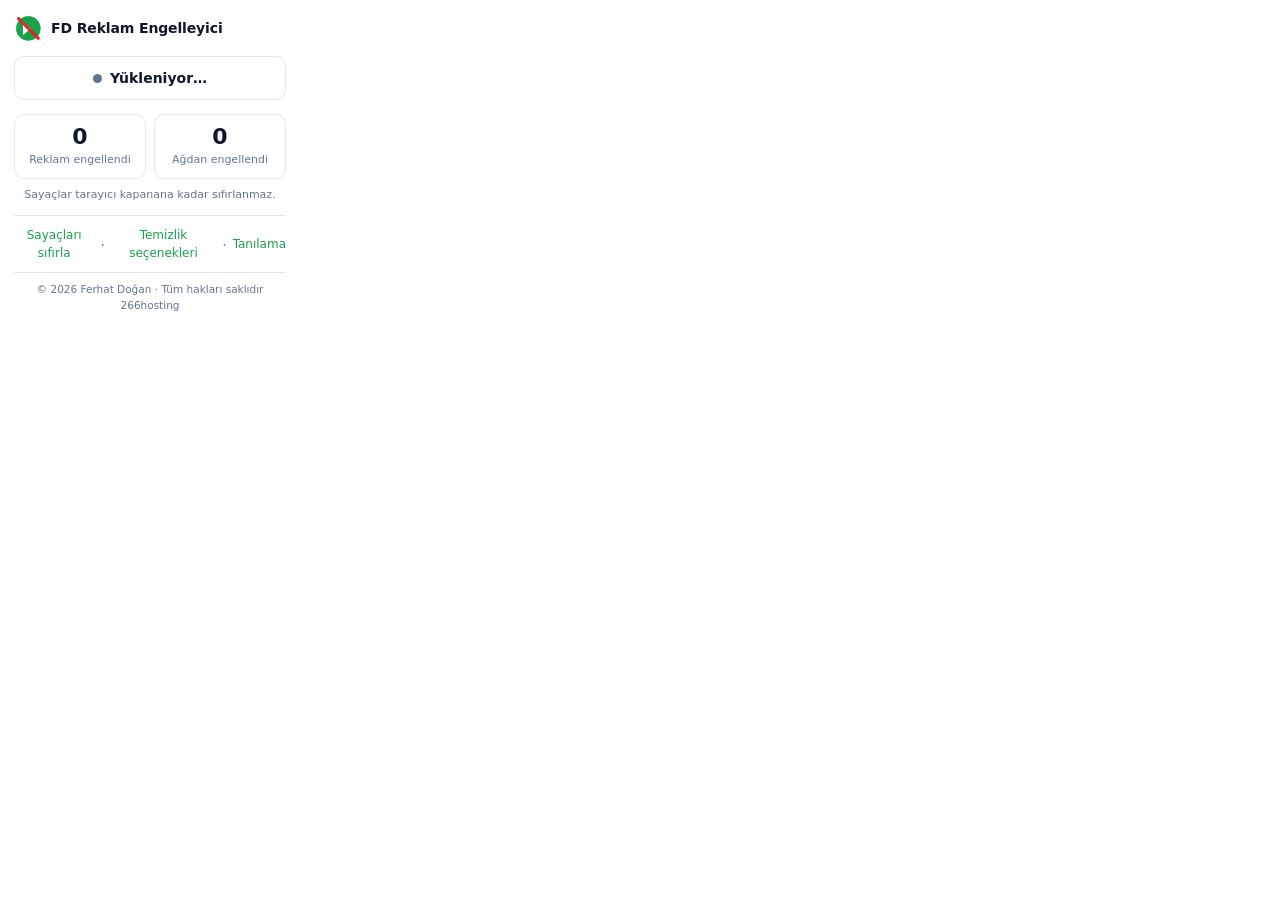
<file: src/popup/popup.html>
<!DOCTYPE html>
<html lang="tr">
<head>
  <meta charset="utf-8">
  <meta name="viewport" content="width=device-width, initial-scale=1">
  <title>FD Reklam Engelleyici</title>
  <link rel="stylesheet" href="popup.css">
</head>
<body>
  <header class="head">
    <img src="../../icons/icon48.png" alt="" width="28" height="28">
    <h1>FD Reklam Engelleyici</h1>
  </header>

  <button id="toggle" class="toggle" type="button" aria-pressed="false">
    <span class="toggle-state">Yükleniyor…</span>
  </button>

  <div class="stats">
    <div class="stat">
      <span class="num" id="count-ads">0</span>
      <span class="label">Reklam engellendi</span>
    </div>
    <div class="stat">
      <span class="num" id="count-requests">0</span>
      <span class="label">Ağdan engellendi</span>
    </div>
  </div>

  <p class="note">Sayaçlar tarayıcı kapanana kadar sıfırlanmaz.</p>

  <footer>
    <button id="reset" class="link" type="button">Sayaçları sıfırla</button>
    <span class="dot">·</span>
    <button id="options" class="link" type="button">Temizlik seçenekleri</button>
    <span class="dot">·</span>
    <button id="diag" class="link" type="button">Tanılama</button>
  </footer>

  <p class="credit">
    &copy; 2026 Ferhat Doğan · Tüm hakları saklıdır<br>
    <a href="https://266hosting.com" target="_blank" rel="noopener noreferrer">266hosting</a>
  </p>

  <script src="popup.js"></script>
</body>
</html>
</file>
<file: src/diag/diag.css>
:root {
  --bg: #f8fafc;
  --card: #ffffff;
  --fg: #0f172a;
  --muted: #64748b;
  --line: #e2e8f0;
  --accent: #16a34a;
  --ok: #16a34a;
  --warn: #d97706;
  --bad: #dc2626;
}

@media (prefers-color-scheme: dark) {
  :root {
    --bg: #0b1220;
    --card: #0f172a;
    --fg: #e2e8f0;
    --muted: #94a3b8;
    --line: #1e293b;
    --accent: #22c55e;
  }
}

* { box-sizing: border-box; }

body {
  margin: 0;
  padding: 30px 20px 60px;
  font: 15px/1.55 system-ui, -apple-system, "Segoe UI", Roboto, sans-serif;
  background: var(--bg);
  color: var(--fg);
}

.wrap { max-width: 860px; margin: 0 auto; }

header { display: flex; align-items: center; gap: 15px; margin-bottom: 18px; flex-wrap: wrap; }

h1 { margin: 0; font-size: 21px; letter-spacing: -0.02em; }

.stamp {
  margin: 3px 0 0;
  font: 11px/1.3 ui-monospace, Menlo, monospace;
  color: var(--muted);
  background: rgba(127, 127, 127, .14);
  border-radius: 4px;
  padding: 1px 6px;
  display: inline-block;
}

header .sub { margin: 2px 0 0; color: var(--muted); font-size: 13px; }

.actions { margin-left: auto; display: flex; gap: 8px; }

.btn {
  border: 1px solid var(--line);
  background: transparent;
  color: var(--fg);
  font: inherit;
  font-size: 13px;
  padding: 7px 15px;
  border-radius: 8px;
  cursor: pointer;
}

.btn:hover { border-color: var(--accent); color: var(--accent); }
.btn.primary { background: var(--accent); border-color: var(--accent); color: #fff; }
.btn.primary:hover { opacity: .9; color: #fff; }
.btn:disabled { opacity: .5; cursor: default; }

.tabbar {
  border: 1px solid var(--line);
  background: var(--card);
  border-radius: 10px;
  padding: 10px 14px;
  margin-bottom: 14px;
}

.taburl { font-size: 12.5px; color: var(--muted); font-family: ui-monospace, Menlo, monospace; }

/* ---- YouTube sekme listesi ---- */
.tabs { padding: 4px 16px 14px; }
.tabs h2 { margin: 14px 0 8px; font-size: 14px; }

.tabitem {
  display: flex;
  align-items: center;
  gap: 11px;
  padding: 9px 10px;
  border: 1px solid transparent;
  border-radius: 9px;
  cursor: pointer;
  transition: background .12s, border-color .12s;
}

.tabitem:hover { background: rgba(127, 127, 127, .09); }
.tabitem.sel { border-color: var(--accent); background: rgba(22, 163, 74, .09); }

.tabitem .fav {
  width: 17px; height: 17px;
  flex: 0 0 auto;
  border-radius: 3px;
  object-fit: contain;
}

.tabitem .meta { flex: 1 1 auto; min-width: 0; }

.tabitem .t1 {
  font-size: 13.5px;
  overflow: hidden;
  text-overflow: ellipsis;
  white-space: nowrap;
}

.tabitem .t2 {
  font-size: 11.5px;
  color: var(--muted);
  overflow: hidden;
  text-overflow: ellipsis;
  white-space: nowrap;
  font-family: ui-monospace, Menlo, monospace;
}

.tabitem .pill {
  flex: 0 0 auto;
  font-size: 10.5px;
  font-weight: 600;
  padding: 2px 8px;
  border-radius: 20px;
  background: rgba(127, 127, 127, .18);
  color: var(--muted);
}

.tabitem.sel .pill { background: var(--accent); color: #fff; }

/* ---- Ağ katmanı testi ---- */
.netcard { padding: 4px 16px 16px; }
.netcard h2 { margin: 14px 0 6px; font-size: 14px; }

.netlede {
  margin: 0 0 12px;
  font-size: 12.5px;
  color: var(--muted);
  line-height: 1.5;
}

.netrow {
  display: flex;
  align-items: center;
  gap: 10px;
  flex-wrap: wrap;
  padding-bottom: 4px;
}

.netstate {
  font-size: 12.5px;
  font-family: ui-monospace, Menlo, monospace;
  padding: 3px 9px;
  border-radius: 20px;
  background: rgba(127, 127, 127, .16);
}

.netstate.on { background: rgba(22, 163, 74, .16); color: #16a34a; }
.netstate.off { background: rgba(220, 38, 38, .16); color: #dc2626; }

.nettable { margin-top: 14px; }

.nettable .row .k { font-size: 12px; }
.nettable .v { font-size: 11.5px; }

.rulesbox { margin-top: 14px; }

.rulesbox summary {
  cursor: pointer;
  font-size: 12.5px;
  color: var(--muted);
  padding: 6px 0;
}

.rulesbox pre {
  max-height: 220px;
  margin-top: 8px;
}

.dim { color: var(--muted); font-size: 13px; }

.verdict {
  border-radius: 10px;
  padding: 13px 16px;
  margin-bottom: 14px;
  font-size: 14px;
  border: 1px solid var(--line);
  background: var(--card);
}

.verdict.ok  { border-color: var(--ok);  background: rgba(22,163,74,.10); }
.verdict.bad { border-color: var(--bad); background: rgba(220,38,38,.10); }
.verdict.warn{ border-color: var(--warn);background: rgba(217,119,6,.10); }

.card {
  background: var(--card);
  border: 1px solid var(--line);
  border-radius: 12px;
  padding: 4px 16px;
  margin-bottom: 14px;
}

.card > h2 {
  margin: 14px 0 4px;
  font-size: 14px;
  letter-spacing: .01em;
}

.row {
  display: flex;
  align-items: baseline;
  gap: 12px;
  padding: 8px 0;
  border-bottom: 1px solid var(--line);
  font-size: 13.5px;
}

.row:last-child { border-bottom: 0; }
.row .k { flex: 1 1 auto; }
.row .v { flex: 0 0 auto; font-family: ui-monospace, Menlo, monospace; font-size: 12.5px; text-align: right; }

.v.ok   { color: var(--ok); }
.v.warn { color: var(--warn); }
.v.bad  { color: var(--bad); }
.v.dim  { color: var(--muted); }

pre {
  margin: 8px 0 14px;
  padding: 12px;
  background: rgba(127,127,127,.10);
  border-radius: 8px;
  font-size: 12px;
  overflow-x: auto;
  max-height: 260px;
}

.foot { color: var(--muted); font-size: 12px; text-align: center; }
.foot p { margin: 5px 0 0; }
.foot a { color: var(--accent); text-decoration: none; }
.foot a:hover { text-decoration: underline; }
.foot .sep { margin: 0 7px; }
.foot .owner { margin-top: 10px; }
.foot .footlinks { font-size: 11.5px; }

/* ---- URL yapıştirma kutusu ---- */
.urlbar { display:flex; gap:8px; margin-top:12px; }

.urlbar input {
  flex:1 1 auto; min-width:0;
  border:1px solid var(--line); border-radius:8px;
  background:var(--bg); color:var(--fg);
  padding:7px 10px; font:12.5px ui-monospace, Menlo, monospace;
}

.urlbar input:focus { outline:2px solid var(--accent); outline-offset:-1px; }
</file>
<file: src/options/options.css>
:root {
  --bg: #f8fafc;
  --card: #ffffff;
  --fg: #0f172a;
  --muted: #64748b;
  --line: #e2e8f0;
  --accent: #16a34a;
}

@media (prefers-color-scheme: dark) {
  :root {
    --bg: #0b1220;
    --card: #0f172a;
    --fg: #e2e8f0;
    --muted: #94a3b8;
    --line: #1e293b;
    --accent: #22c55e;
  }
}

* { box-sizing: border-box; }

body {
  margin: 0;
  padding: 36px 20px 60px;
  font: 15px/1.55 system-ui, -apple-system, "Segoe UI", Roboto, sans-serif;
  background: var(--bg);
  color: var(--fg);
}

.wrap { max-width: 720px; margin: 0 auto; }

header { display: flex; align-items: center; gap: 16px; margin-bottom: 28px; }

h1 { margin: 0; font-size: 22px; letter-spacing: -0.02em; }

.ver { margin: 2px 0 0; color: var(--muted); font-size: 13px; }

h2 { margin: 30px 0 4px; font-size: 16px; }

.lede { margin: 0 0 14px; color: var(--muted); font-size: 13px; }

.card {
  background: var(--card);
  border: 1px solid var(--line);
  border-radius: 12px;
  padding: 6px 18px;
  margin-bottom: 14px;
}

.card-title { margin: 14px 0 10px; font-size: 14px; }

.row {
  display: flex;
  align-items: center;
  justify-content: space-between;
  gap: 20px;
  padding: 14px 0;
  border-bottom: 1px solid var(--line);
}

.row:last-child { border-bottom: 0; }

.row .desc { margin: 3px 0 0; font-size: 13px; color: var(--muted); }

.list .row.master { padding-top: 18px; padding-bottom: 18px; }

/* ---- Anahtar ---- */
.switch { position: relative; display: inline-block; width: 44px; height: 25px; flex: 0 0 auto; }
.switch input { opacity: 0; width: 0; height: 0; }

.slider {
  position: absolute;
  inset: 0;
  background: #94a3b8;
  border-radius: 25px;
  transition: background .18s;
  cursor: pointer;
}

.slider::before {
  content: "";
  position: absolute;
  height: 19px;
  width: 19px;
  left: 3px;
  top: 3px;
  background: #fff;
  border-radius: 50%;
  transition: transform .18s;
}

.switch input:checked + .slider { background: var(--accent); }
.switch input:checked + .slider::before { transform: translateX(19px); }

/* ---- Strateji secimi ---- */
code {
  font-family: ui-monospace, SFMono-Regular, Menlo, monospace;
  font-size: .92em;
  background: rgba(127, 127, 127, .16);
  padding: 1px 5px;
  border-radius: 4px;
}

.radio {
  display: flex;
  gap: 11px;
  align-items: flex-start;
  padding: 13px 0;
  border-bottom: 1px solid var(--line);
  cursor: pointer;
}

.radio:last-child { border-bottom: 0; }

.radio input { margin: 3px 0 0; accent-color: var(--accent); flex: 0 0 auto; }

.radio .sub {
  display: block;
  margin-top: 3px;
  font-size: 12.5px;
  color: var(--muted);
}

.tag {
  display: inline-block;
  margin-left: 5px;
  padding: 1px 7px;
  border-radius: 20px;
  font-size: 10.5px;
  font-style: normal;
  font-weight: 600;
  vertical-align: 1px;
  background: rgba(245, 158, 11, .16);
  color: #b45309;
}

.tag-ok { background: rgba(34, 197, 94, .16); color: #15803d; }

@media (prefers-color-scheme: dark) {
  .tag { color: #fbbf24; }
  .tag-ok { color: #4ade80; }
}

/* ---- Grafik ---- */
.chart {
  display: flex;
  align-items: flex-end;
  gap: 3px;
  height: 92px;
  margin: 14px 0 10px;
  padding-bottom: 2px;
}

.chart .col {
  flex: 1 1 0;
  display: flex;
  flex-direction: column;
  justify-content: flex-end;
  height: 100%;
  gap: 1px;
  position: relative;
}

.chart .bar { width: 100%; border-radius: 2px 2px 0 0; min-height: 0; }
.chart .bar.ads { background: #16a34a; }
.chart .bar.req { background: #94a3b8; opacity: .75; }

.chart .col.today::after {
  content: "";
  position: absolute;
  inset: -4px -1px -4px -1px;
  border: 1.5px solid var(--accent);
  border-radius: 4px;
}

.chart .col .tip2 {
  position: absolute;
  bottom: 100%;
  left: 50%;
  transform: translateX(-50%);
  background: #111827;
  color: #fff;
  font: 11px/1.4 system-ui, sans-serif;
  padding: 4px 8px;
  border-radius: 5px;
  white-space: nowrap;
  opacity: 0;
  pointer-events: none;
  transition: opacity .12s;
  margin-bottom: 4px;
}

.chart .col:hover .tip2 { opacity: 1; }

.chart-legend {
  display: flex;
  align-items: center;
  gap: 16px;
  font-size: 12px;
  color: var(--muted);
}

.chart-legend .sw {
  display: inline-block;
  width: 9px;
  height: 9px;
  border-radius: 2px;
  margin-right: 5px;
  vertical-align: -1px;
}

.sw-ads { background: #16a34a; }
.sw-req { background: #94a3b8; }
.chart-legend #chartTotal { margin-left: auto; }

/* ---- Kullanici kurallari ---- */
.dim { color: var(--muted); font-size: 13px; }

.rules { margin-top: 4px; }

.rule {
  display: flex;
  align-items: center;
  gap: 12px;
  padding: 9px 0;
  border-bottom: 1px solid var(--line);
}

.rule:last-child { border-bottom: 0; }

.rule .sel {
  flex: 1 1 auto;
  font-family: ui-monospace, Menlo, monospace;
  font-size: 12px;
  overflow: hidden;
  text-overflow: ellipsis;
  white-space: nowrap;
}

.rule .lbl {
  flex: 0 1 auto;
  font-size: 12px;
  color: var(--muted);
  max-width: 190px;
  overflow: hidden;
  text-overflow: ellipsis;
  white-space: nowrap;
}

.rule .x {
  flex: 0 0 auto;
  border: 0;
  background: none;
  color: var(--muted);
  font-size: 17px;
  line-height: 1;
  cursor: pointer;
  padding: 2px 6px;
  border-radius: 5px;
}

.rule .x:hover { color: #dc2626; background: rgba(220, 38, 38, .1); }

/* ---- Sayaçlar ---- */
.counters { display: flex; gap: 30px; margin-bottom: 14px; }
.counters .num { display: block; font-size: 24px; font-weight: 700; font-variant-numeric: tabular-nums; }
.counters .lbl { font-size: 12px; color: var(--muted); }

.btn {
  border: 1px solid var(--line);
  background: transparent;
  color: var(--fg);
  font: inherit;
  font-size: 13px;
  padding: 7px 14px;
  border-radius: 8px;
  cursor: pointer;
}

.btn:hover { border-color: var(--accent); color: var(--accent); }

/* ---- Hakkında ---- */
.about ol { margin: 0; padding-left: 20px; font-size: 13.5px; }
.about li { margin-bottom: 7px; }

.warn {
  margin: 16px 0 18px;
  padding: 11px 13px;
  border-left: 3px solid #f59e0b;
  background: rgba(245, 158, 11, .09);
  border-radius: 0 8px 8px 0;
  font-size: 13px;
}

.foot {
  margin-top: 34px;
  padding-top: 16px;
  border-top: 1px solid var(--line);
  color: var(--muted);
  font-size: 13px;
  text-align: center;
}

.foot a { color: var(--accent); }
.foot .sep { margin: 0 8px; }
.foot p { margin: 6px 0 0; }

.foot .copyright { font-size: 13px; }
.foot .footlinks { font-size: 13px; }
.foot .footlinks a { text-decoration: none; }
.foot .footlinks a:hover { text-decoration: underline; }

/* ---- Sahiplik / iletisim blogu ---- */
.owner .ownerlist {
  display: grid;
  grid-template-columns: max-content 1fr;
  gap: 7px 16px;
  margin: 14px 0 0;
  font-size: 13.5px;
}

.owner .ownerlist dt { color: var(--muted); }
.owner .ownerlist dd { margin: 0; overflow-wrap: anywhere; }
.owner .ownerlist dd a { color: var(--accent); text-decoration: none; }
.owner .ownerlist dd a:hover { text-decoration: underline; }
</file>
<file: src/popup/popup.css>
:root {
  --bg: #ffffff;
  --fg: #0f172a;
  --muted: #64748b;
  --line: #e2e8f0;
  --accent: #16a34a;
  --accent-soft: #dcfce7;
}

@media (prefers-color-scheme: dark) {
  :root {
    --bg: #0f172a;
    --fg: #e2e8f0;
    --muted: #94a3b8;
    --line: #1e293b;
    --accent: #22c55e;
    --accent-soft: #14532d;
  }
}

* { box-sizing: border-box; }

body {
  margin: 0;
  width: 300px;
  padding: 14px;
  font: 14px/1.45 system-ui, -apple-system, "Segoe UI", Roboto, sans-serif;
  background: var(--bg);
  color: var(--fg);
}

.head {
  display: flex;
  align-items: center;
  gap: 9px;
  margin-bottom: 14px;
}

.head h1 {
  margin: 0;
  font-size: 14px;
  font-weight: 650;
  letter-spacing: -0.01em;
}

/* ---- Ana anahtar ---- */
.toggle {
  width: 100%;
  padding: 11px 14px;
  border: 1px solid var(--line);
  border-radius: 10px;
  background: var(--bg);
  color: var(--fg);
  font: inherit;
  font-weight: 600;
  cursor: pointer;
  display: flex;
  align-items: center;
  justify-content: center;
  gap: 8px;
  transition: background .15s, border-color .15s;
}

.toggle::before {
  content: "";
  width: 9px;
  height: 9px;
  border-radius: 50%;
  background: var(--muted);
  flex: 0 0 auto;
}

.toggle.on {
  background: var(--accent-soft);
  border-color: var(--accent);
  color: var(--fg);
}

.toggle.on::before { background: var(--accent); }
.toggle:active { transform: translateY(1px); }

/* ---- Sayaçlar ---- */
.stats {
  display: grid;
  grid-template-columns: 1fr 1fr;
  gap: 8px;
  margin: 14px 0 8px;
}

.stat {
  border: 1px solid var(--line);
  border-radius: 10px;
  padding: 10px;
  text-align: center;
}

.stat .num {
  display: block;
  font-size: 22px;
  font-weight: 700;
  font-variant-numeric: tabular-nums;
  line-height: 1.1;
}

.stat .label {
  display: block;
  margin-top: 3px;
  font-size: 11px;
  color: var(--muted);
}

.note {
  margin: 0 0 12px;
  font-size: 11px;
  color: var(--muted);
  text-align: center;
}

/* ---- Alt bilgi ---- */
footer {
  display: flex;
  align-items: center;
  justify-content: center;
  gap: 6px;
  padding-top: 11px;
  border-top: 1px solid var(--line);
}

.link {
  border: 0;
  background: none;
  color: var(--accent);
  font: inherit;
  font-size: 12px;
  cursor: pointer;
  padding: 0;
}

.link:hover { text-decoration: underline; }
.dot { color: var(--muted); }

/* ---- telif / sahiplik kredisi ---- */
.credit {
  margin: 10px 0 0;
  padding-top: 9px;
  border-top: 1px solid var(--line);
  color: var(--muted);
  font-size: 10.5px;
  line-height: 1.5;
  text-align: center;
}

.credit a { color: var(--muted); text-decoration: none; }
.credit a:hover { color: var(--accent); text-decoration: underline; }
</file>
